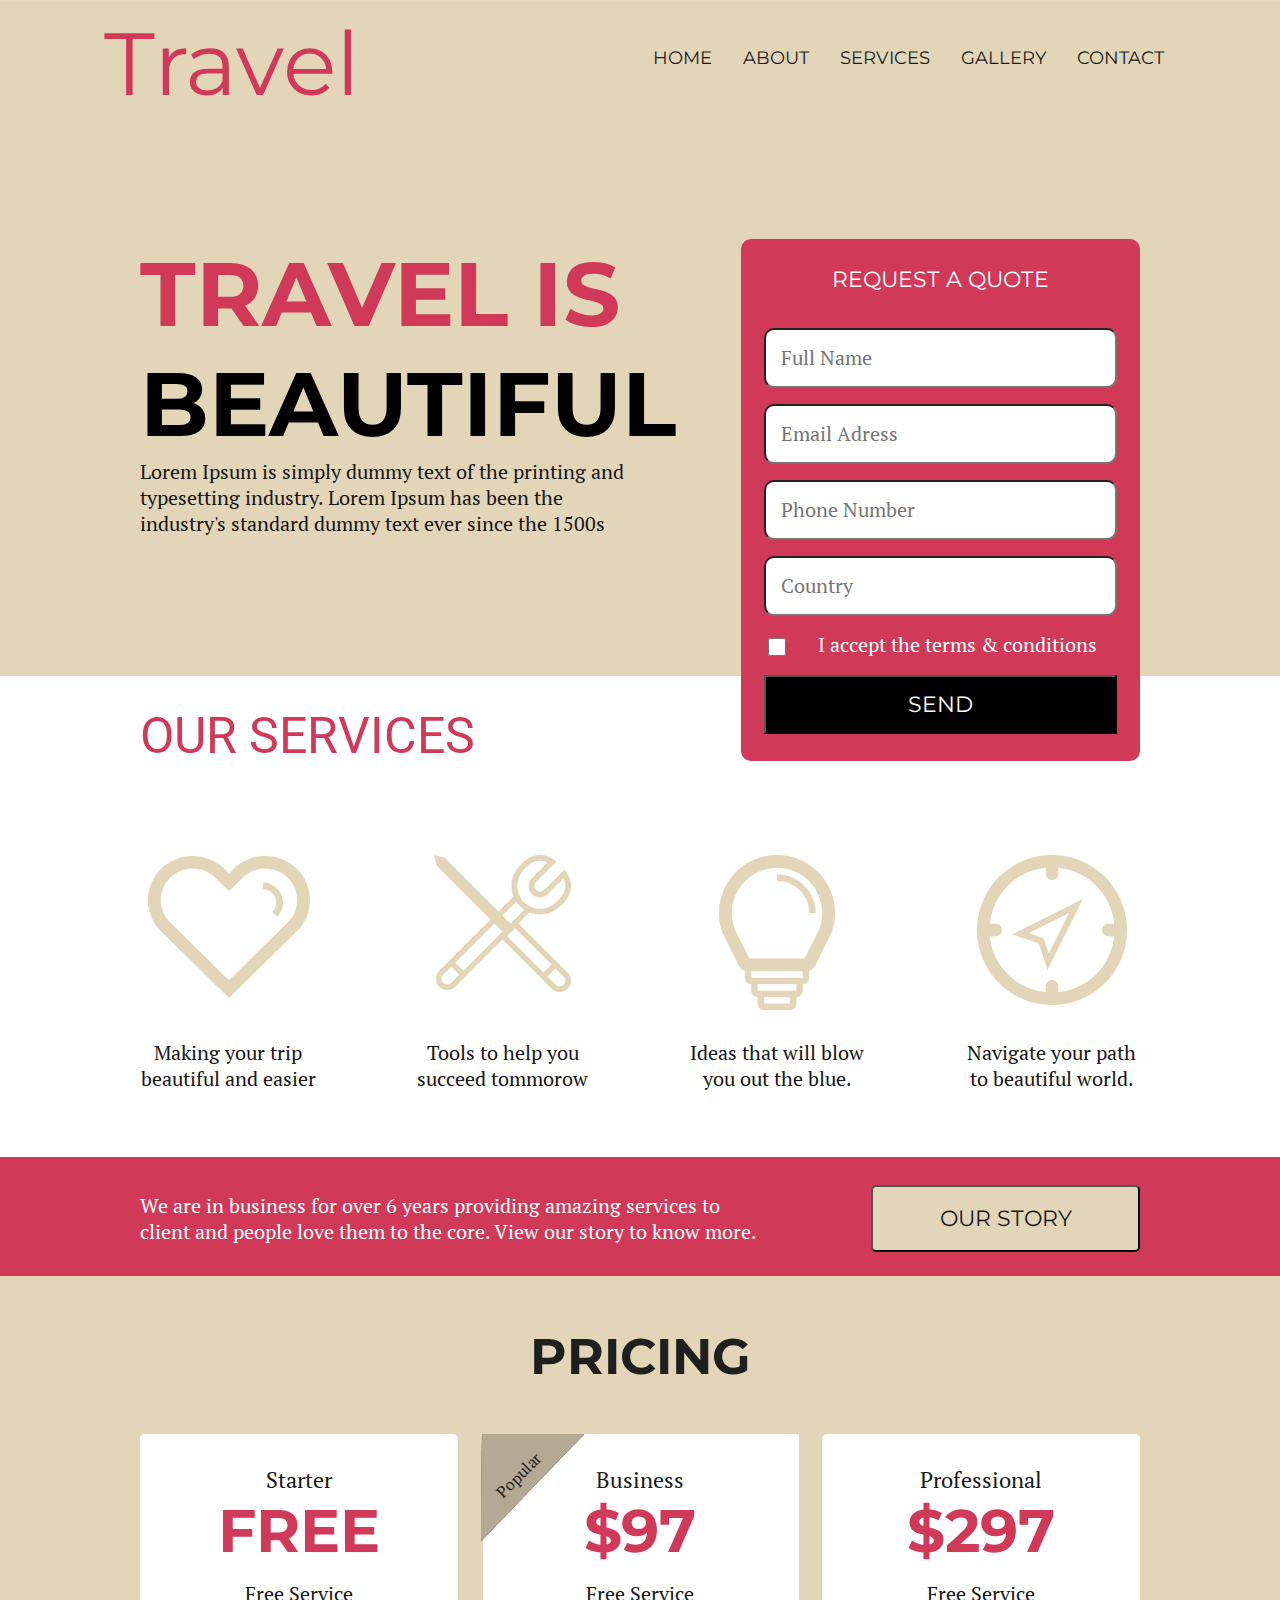
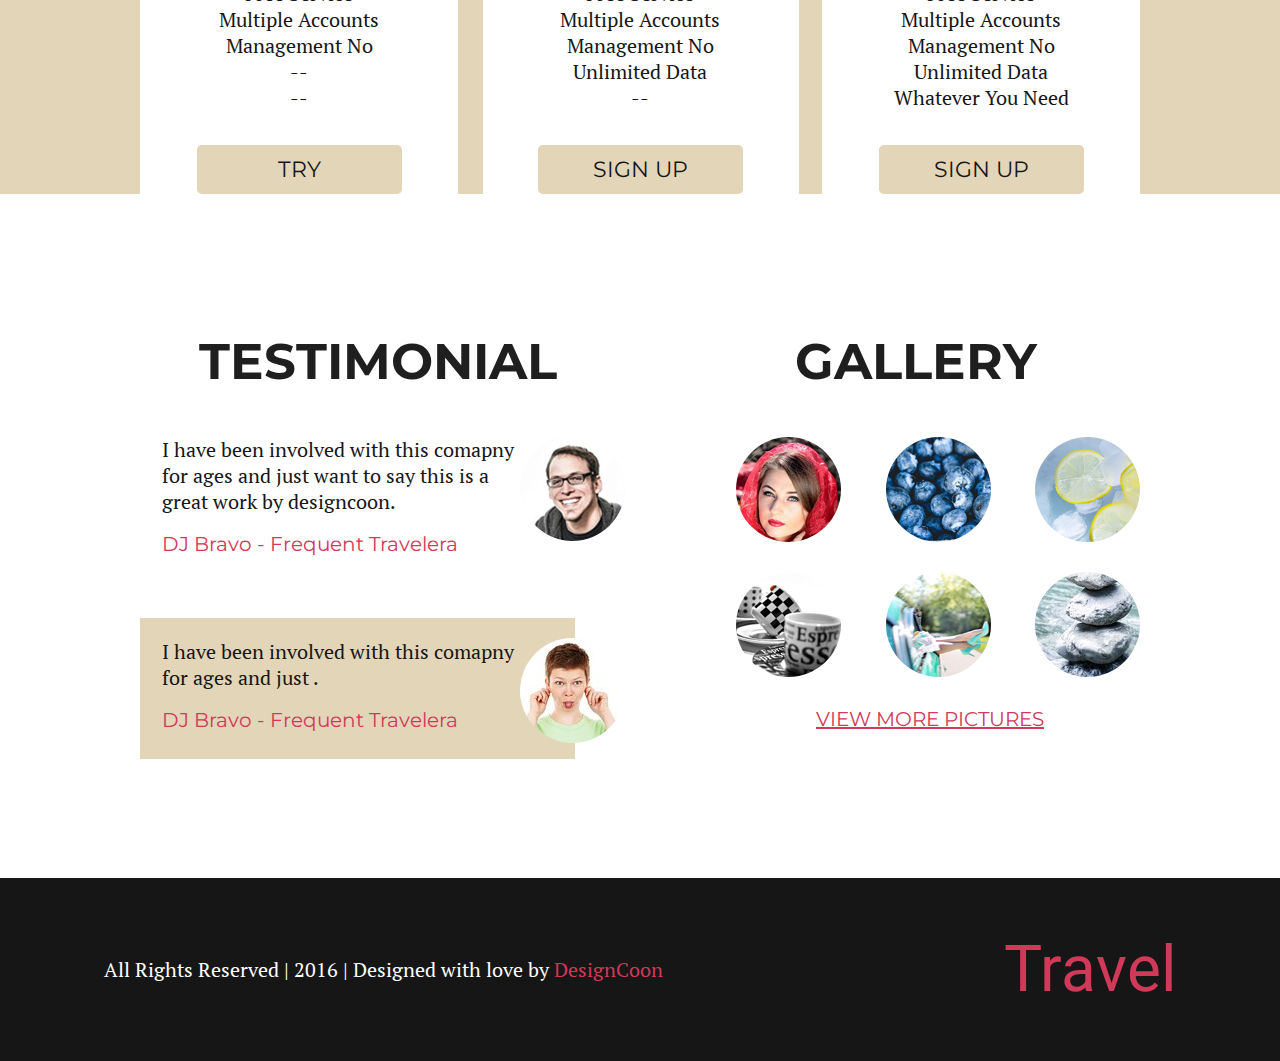
<file: travel/index.html>
<!DOCTYPE html>
<html lang="en">
  <head>
    <meta charset="UTF-8">
    <meta http-equiv="X-UA-Compatible" content="IE=edge">
    <meta name="viewport" content="width=device-width, initial-scale=1.0">
    <title>Document</title>
    <link rel="stylesheet" href="./css/index.css">
  </head>
  <body>
    <div class="main-wrap">
      <div class="container-lg">
        <header class="header flex-container">
          <div class="logo-wrap"><a class="logo" href="">Travel</a></div>
          <nav class="nav">
            <ul class="nav__menu">
              <li class="nav__item"><a class="nav__link txt--uppercase" href="">Home</a></li>
              <li class="nav__item"><a class="nav__link txt--uppercase" href="">About</a></li>
              <li class="nav__item"><a class="nav__link txt--uppercase" href="">Services</a></li>
              <li class="nav__item"><a class="nav__link txt--uppercase" href="">Gallery</a></li>
              <li class="nav__item"><a class="nav__link txt--uppercase" href="">Contact</a></li>
            </ul>
          </nav>
        </header>
      </div>
      <div class="main-block">
        <div class="container flex-container">
          <div class="title-wrap">
            <h1 class="title__txt txt--uppercase"><span class="coral"> Travel is </span>beautiful</h1>
            <p class="title__description">
              Lorem Ipsum is simply dummy text of the printing 
              and typesetting industry. Lorem Ipsum has 
              been the industry's standard dummy text 
              ever since the 1500s
            </p>
          </div>
          <div class="search">
            <p class="search__title txt--uppercase">Request a quote</p>
            <form class="search__form" action="">
              <input class="search__item" type="text" placeholder="Full Name" required>
              <input class="search__item" type="email" placeholder="Email Adress" required>
              <input class="search__item" type="tel" placeholder="Phone Number" required>
              <input class="search__item" type="text" placeholder="Country" required>
              <div class="search__checkbox">
                <input class="search__item checkbox" type="checkbox" id="acception">
                <label class="checkbox-txt" for="acception">I accept the terms & conditions</label>
              </div>
              <button class="search__btn" type="submit"><span class="search__btn-txt txt--uppercase">Send</span></button>
            </form>
          </div>
        </div>
      </div>
    </div>
    <section class="services">
      <div class="container">
        <h3 class="h3-title txt--uppercase"><span class="coral">Our</span> services</h3>
        <div class="services__block flex-container">
          <div class="services__box"><img class="services__img" src="./assets/images/services/heart.png" alt="">
            <p class="services__descroption">Making your trip beautiful and easier</p>
          </div>
          <div class="services__box"><img class="services__img" src="./assets/images/services/tools.png" alt="">
            <p class="services__descroption">Tools to help you succeed tommorow</p>
          </div>
          <div class="services__box"><img class="services__img" src="./assets/images/services/bulb.png" alt="">
            <p class="services__descroption">Ideas that will blow you out the blue.</p>
          </div>
          <div class="services__box"><img class="services__img" src="./assets/images/services/compass.png" alt="">
            <p class="services__descroption">Navigate your path to beautiful world.</p>
          </div>
        </div>
      </div>
    </section>
    <div class="our-story">
      <div class="container">
        <div class="story flex-container">
          <p class="story__txt">
            We are in business for over 6 years 
            providing amazing services to client and 
            people love them to the core. 
            View our story to know more.
          </p>
          <button class="story__btn" type="submit"><span class="story__btn-txt txt--uppercase">Our story</span></button>
        </div>
      </div>
    </div>
    <section class="pricing"> 
      <div class="container">
        <div class="h2-title-wrap">
          <h2 class="h2-title txt--uppercase">Pricing</h2>
        </div>
        <div class="pricing__block flex-container">
          <div class="pricing__box">
            <p class="pricing__title">Starter</p>
            <p class="pricing__cost txt--uppercase coral">Free</p>
            <p class="pricing__benefits">Free Service</p>
            <p class="pricing__benefits">Multiple Accounts</p>
            <p class="pricing__benefits">Management No</p>
            <p class="pricing__benefits">--</p>
            <p class="pricing__benefits ben-padding">--</p>
            <button class="pricing__btn" type="submit"><span class="pricing__btn-txt txt--uppercase">Try</span></button>
          </div>
          <div class="pricing__box popular">
            <p class="pricing__popular-txt">Popular</p>
            <p class="pricing__title">Business</p>
            <p class="pricing__cost txt--uppercase coral">$97</p>
            <p class="pricing__benefits">Free Service</p>
            <p class="pricing__benefits">Multiple Accounts</p>
            <p class="pricing__benefits">Management No</p>
            <p class="pricing__benefits">Unlimited Data</p>
            <p class="pricing__benefits ben-padding">--</p>
            <button class="pricing__btn" type="submit"><span class="pricing__btn-txt txt--uppercase">Sign up</span></button>
          </div>
          <div class="pricing__box">
            <p class="pricing__title">Professional</p>
            <p class="pricing__cost txt--uppercase coral">$297</p>
            <p class="pricing__benefits">Free Service</p>
            <p class="pricing__benefits">Multiple Accounts</p>
            <p class="pricing__benefits">Management No</p>
            <p class="pricing__benefits">Unlimited Data</p>
            <p class="pricing__benefits ben-padding">Whatever You Need</p>
            <button class="pricing__btn" type="submit"><span class="pricing__btn-txt txt--uppercase">Sign up</span></button>
          </div>
        </div>
      </div>
    </section>
    <section class="clients">
      <div class="container flex-container">
        <div class="reviews">
          <h2 class="h2-title txt--uppercase clients__h2-padding">Testimonial</h2>
          <div class="reviews__box">
            <p class="reviews__txt">
              I have been involved with this comapny 
              for ages and just want to say this 
              is a great work by designcoon.
            </p><img class="reviews__img" src="./assets/images/clients/reviews-1.png" alt="">
            <p class="reviews__client">DJ Bravo - Frequent Travelera  </p>
          </div>
          <div class="reviews__box reviews__box--wrap">
            <p class="reviews__txt">I have been involved with this comapny for ages and just .</p><img class="reviews__img" src="./assets/images/clients/reviews-2.png" alt="">
            <p class="reviews__client">DJ Bravo - Frequent Travelera</p>
          </div>
        </div>
        <div class="gallery">
          <h2 class="h2-title txt--uppercase coral clients__h2-padding">Gallery</h2>
          <div class="gallery_img-box flex-container"><img class="gallery__img" src="./assets/images/clients/gallery-1.png" alt=""><img class="gallery__img" src="./assets/images/clients/gallery-2.png" alt=""><img class="gallery__img" src="./assets/images/clients/gallery-3.png" alt=""><img class="gallery__img" src="./assets/images/clients/gallery-4.png" alt=""><img class="gallery__img" src="./assets/images/clients/gallery-5.png" alt=""><img class="gallery__img" src="./assets/images/clients/gallery-6.png" alt=""></div><a class="gallery__link txt--uppercase" href="">View more pictures</a>
        </div>
      </div>
    </section>
    <footer class="footer">
      <div class="container-lg flex-container">
        <p class="footer__copyright">All Rights Reserved | 2016 | Designed with love by <span class="coral">DesignCoon</span> </p><a class="footer__logo coral" href="">Travel </a>
      </div>
    </footer>
  </body>
</html>
</file>
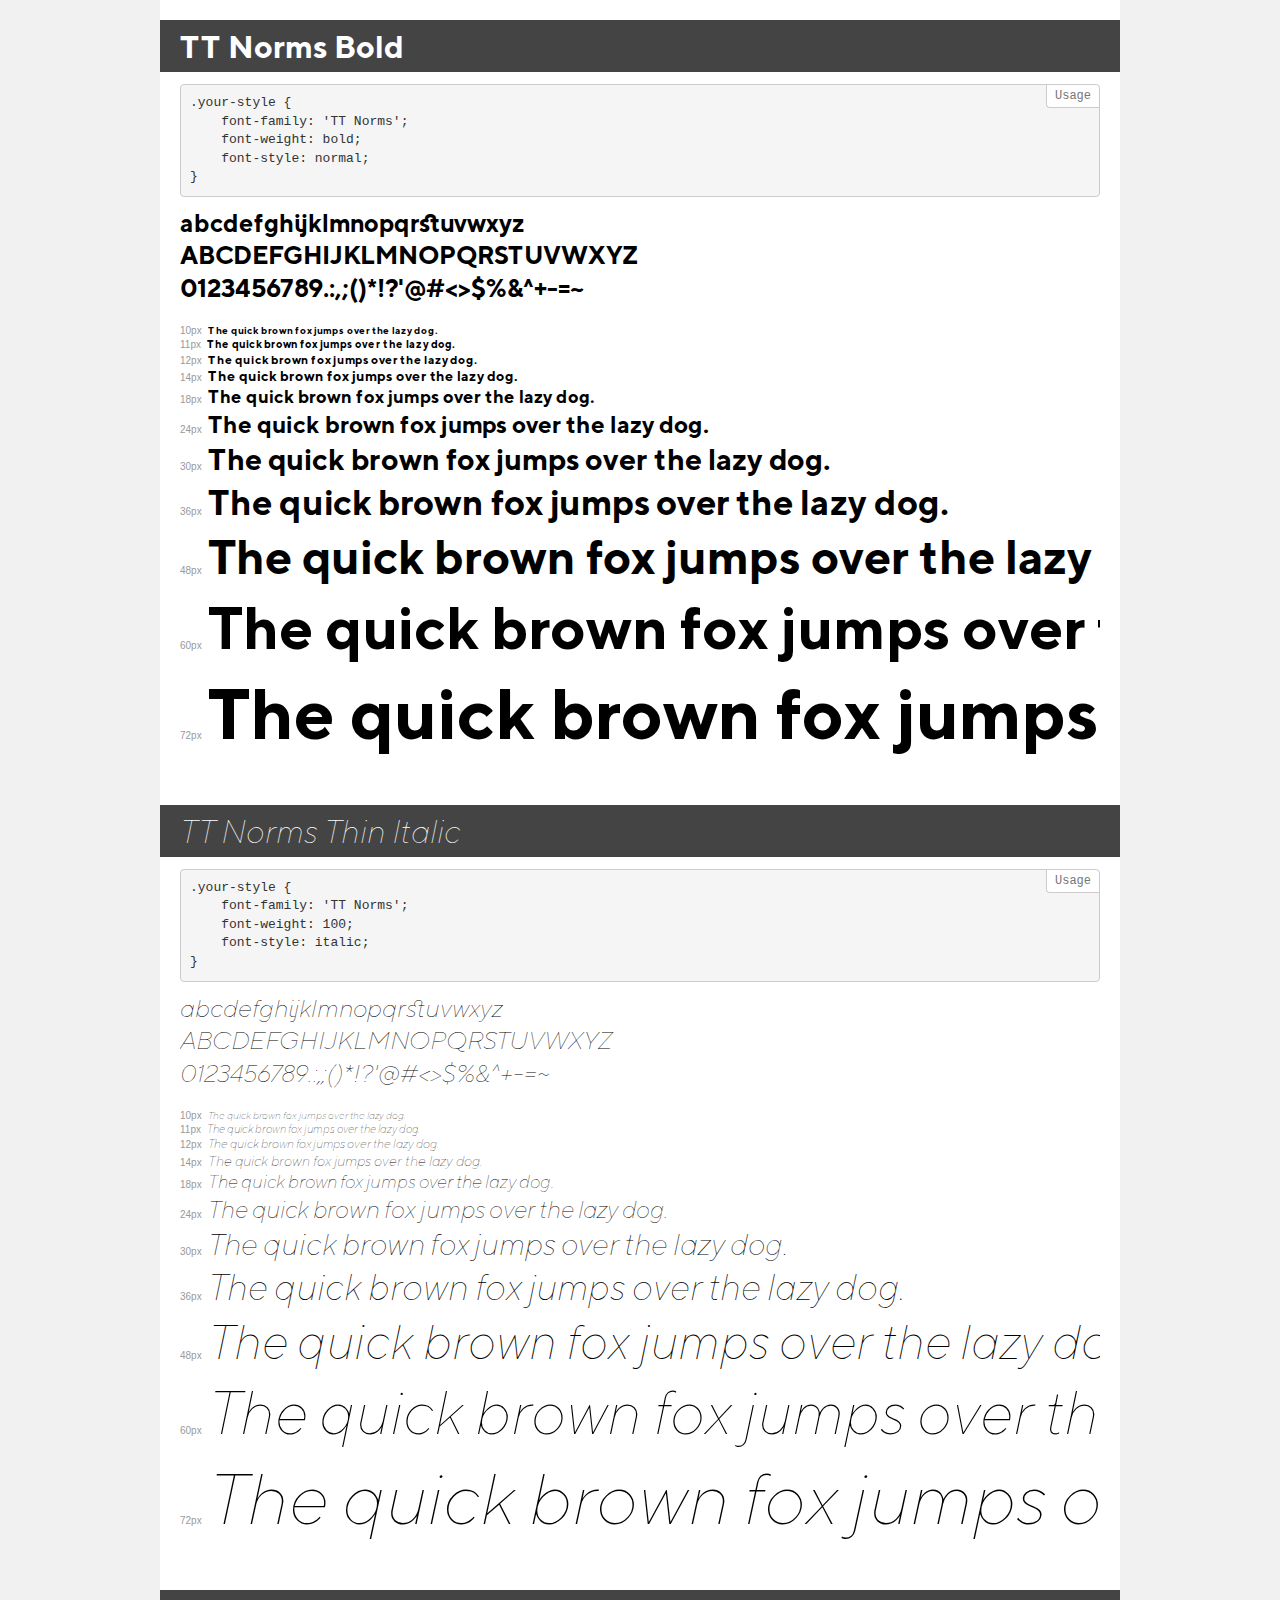
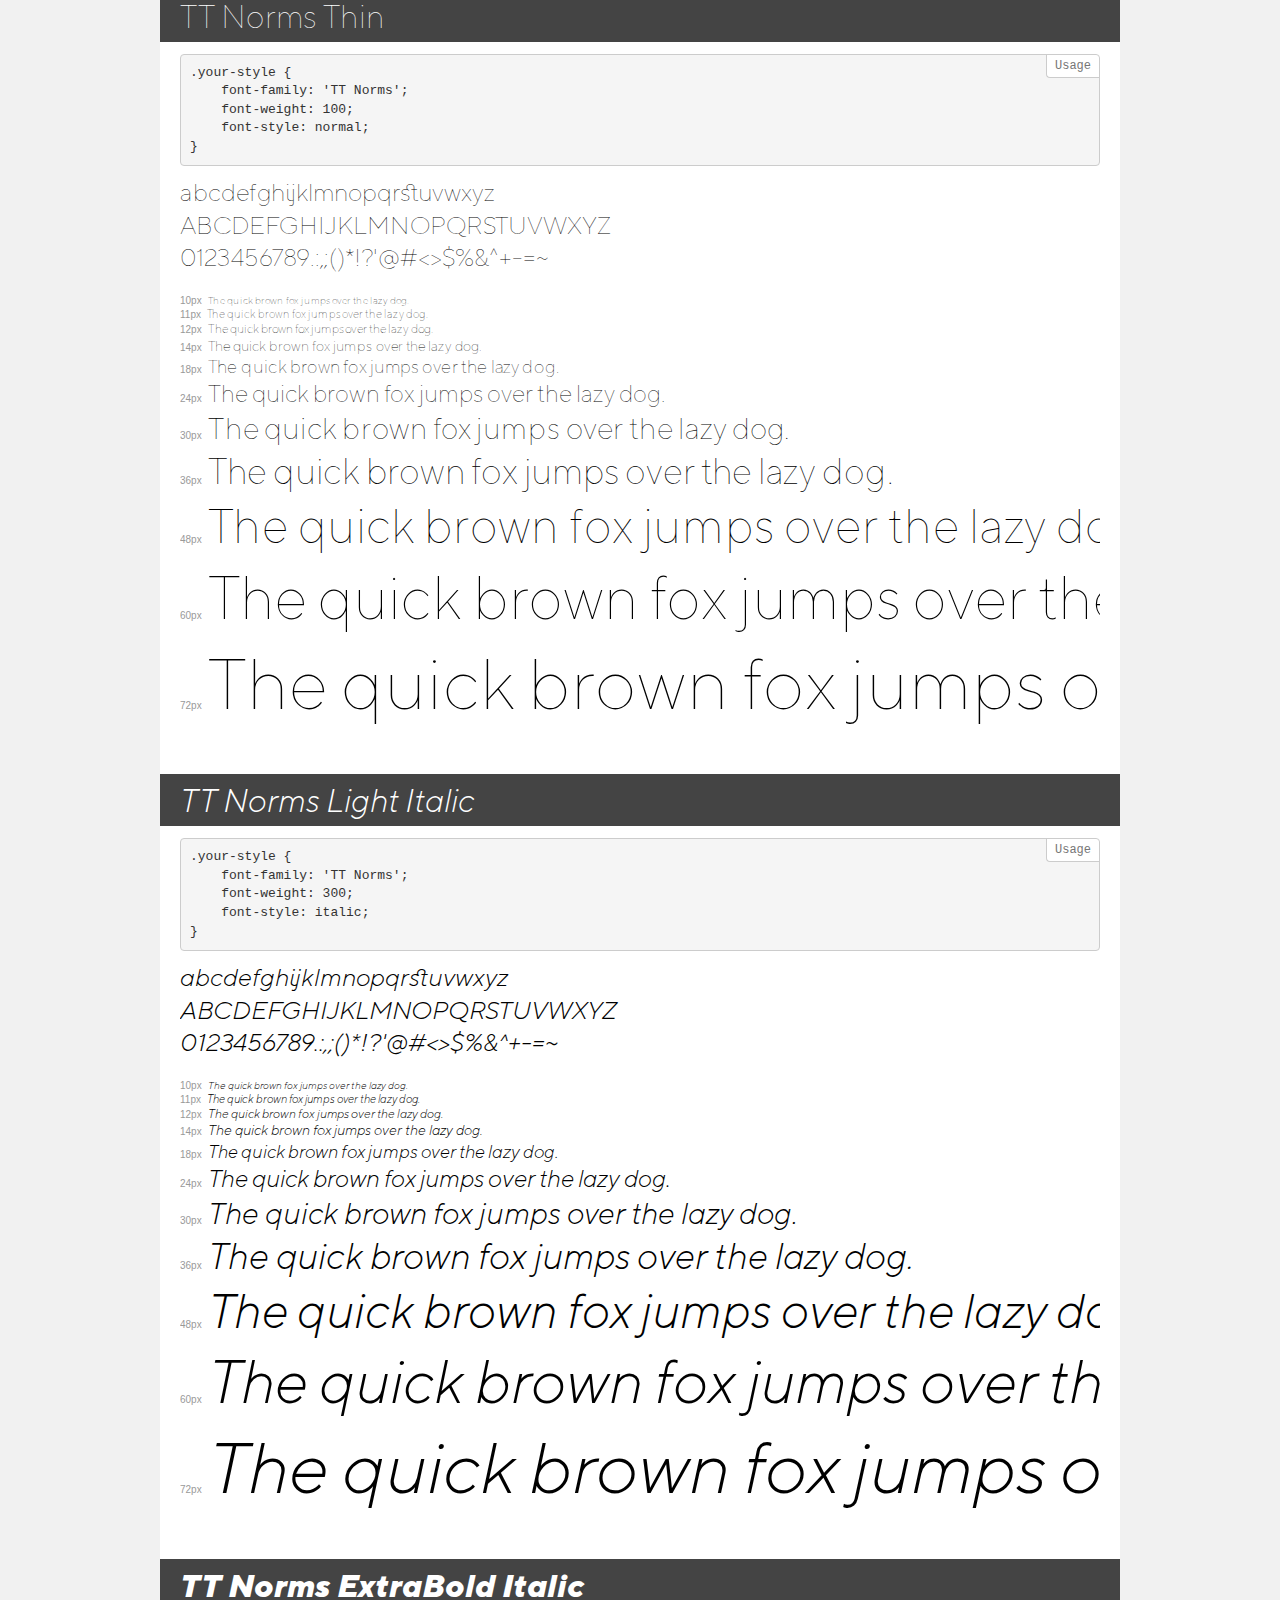
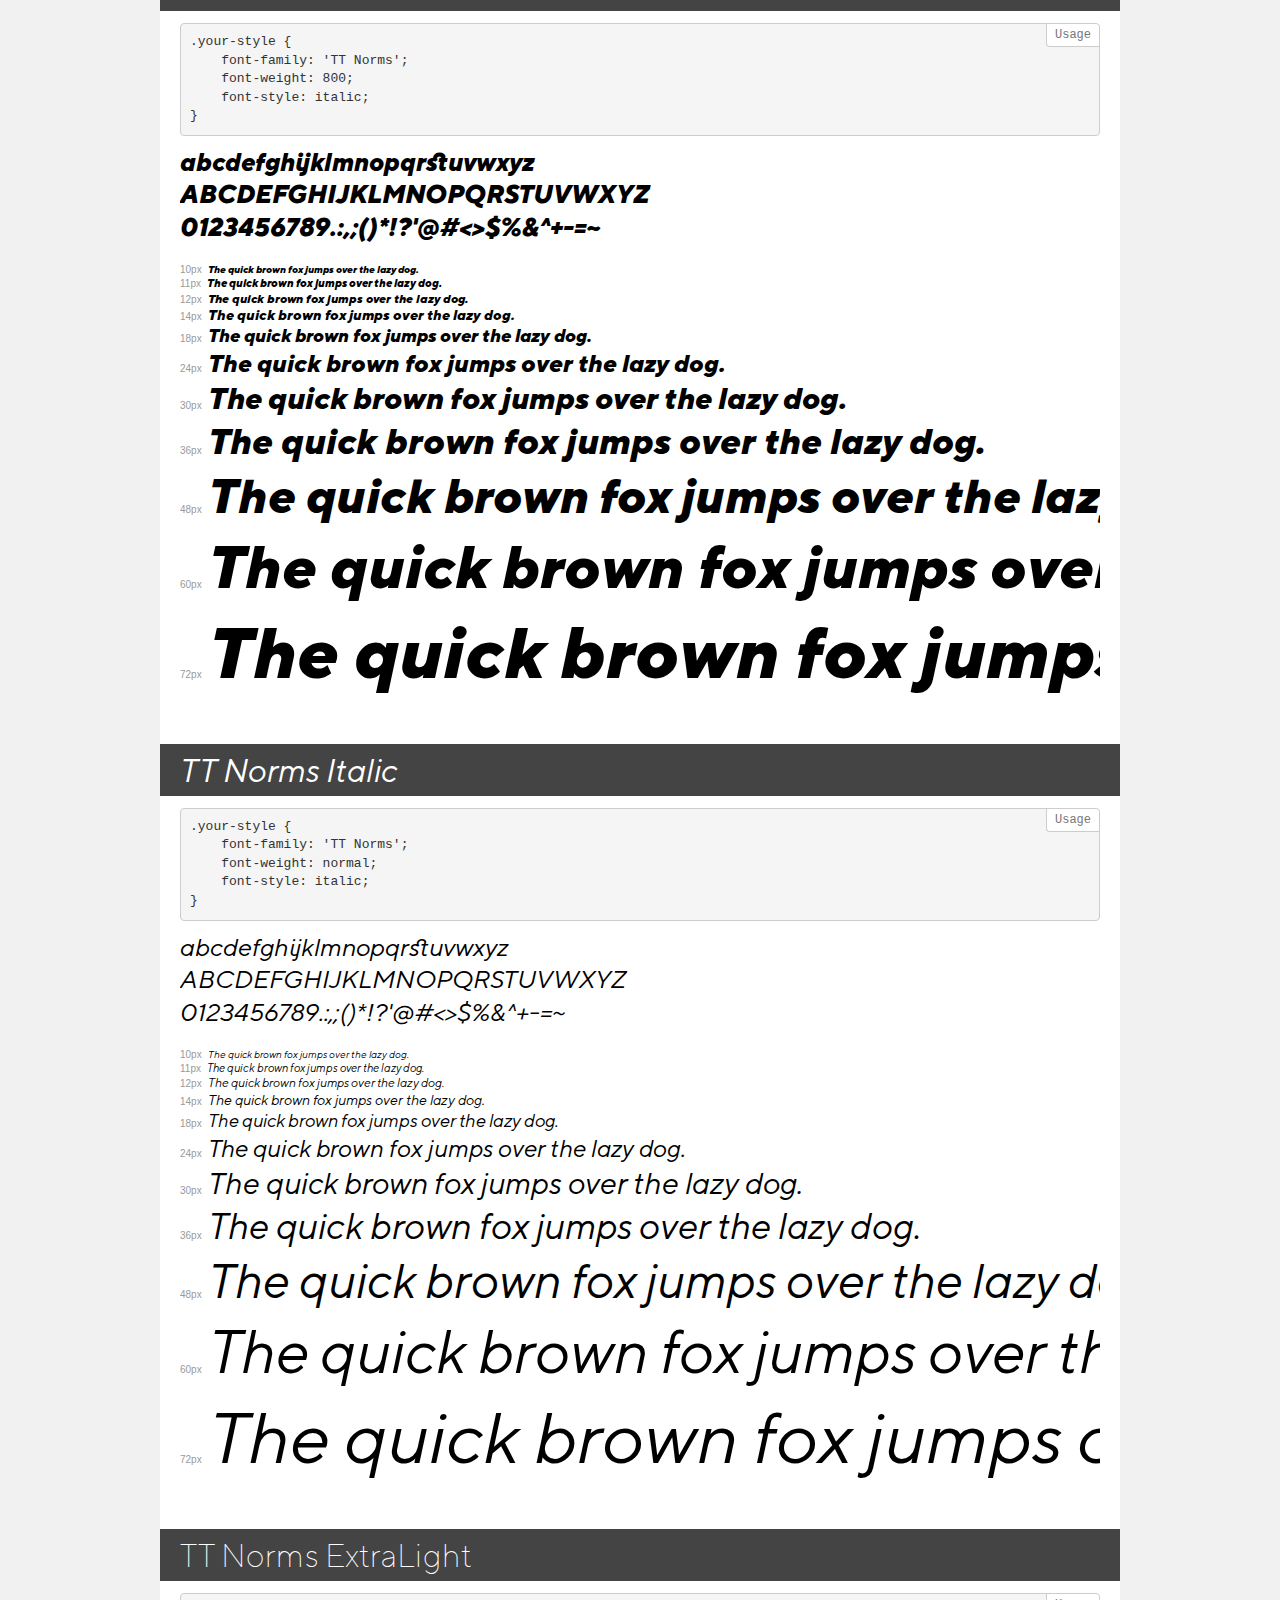
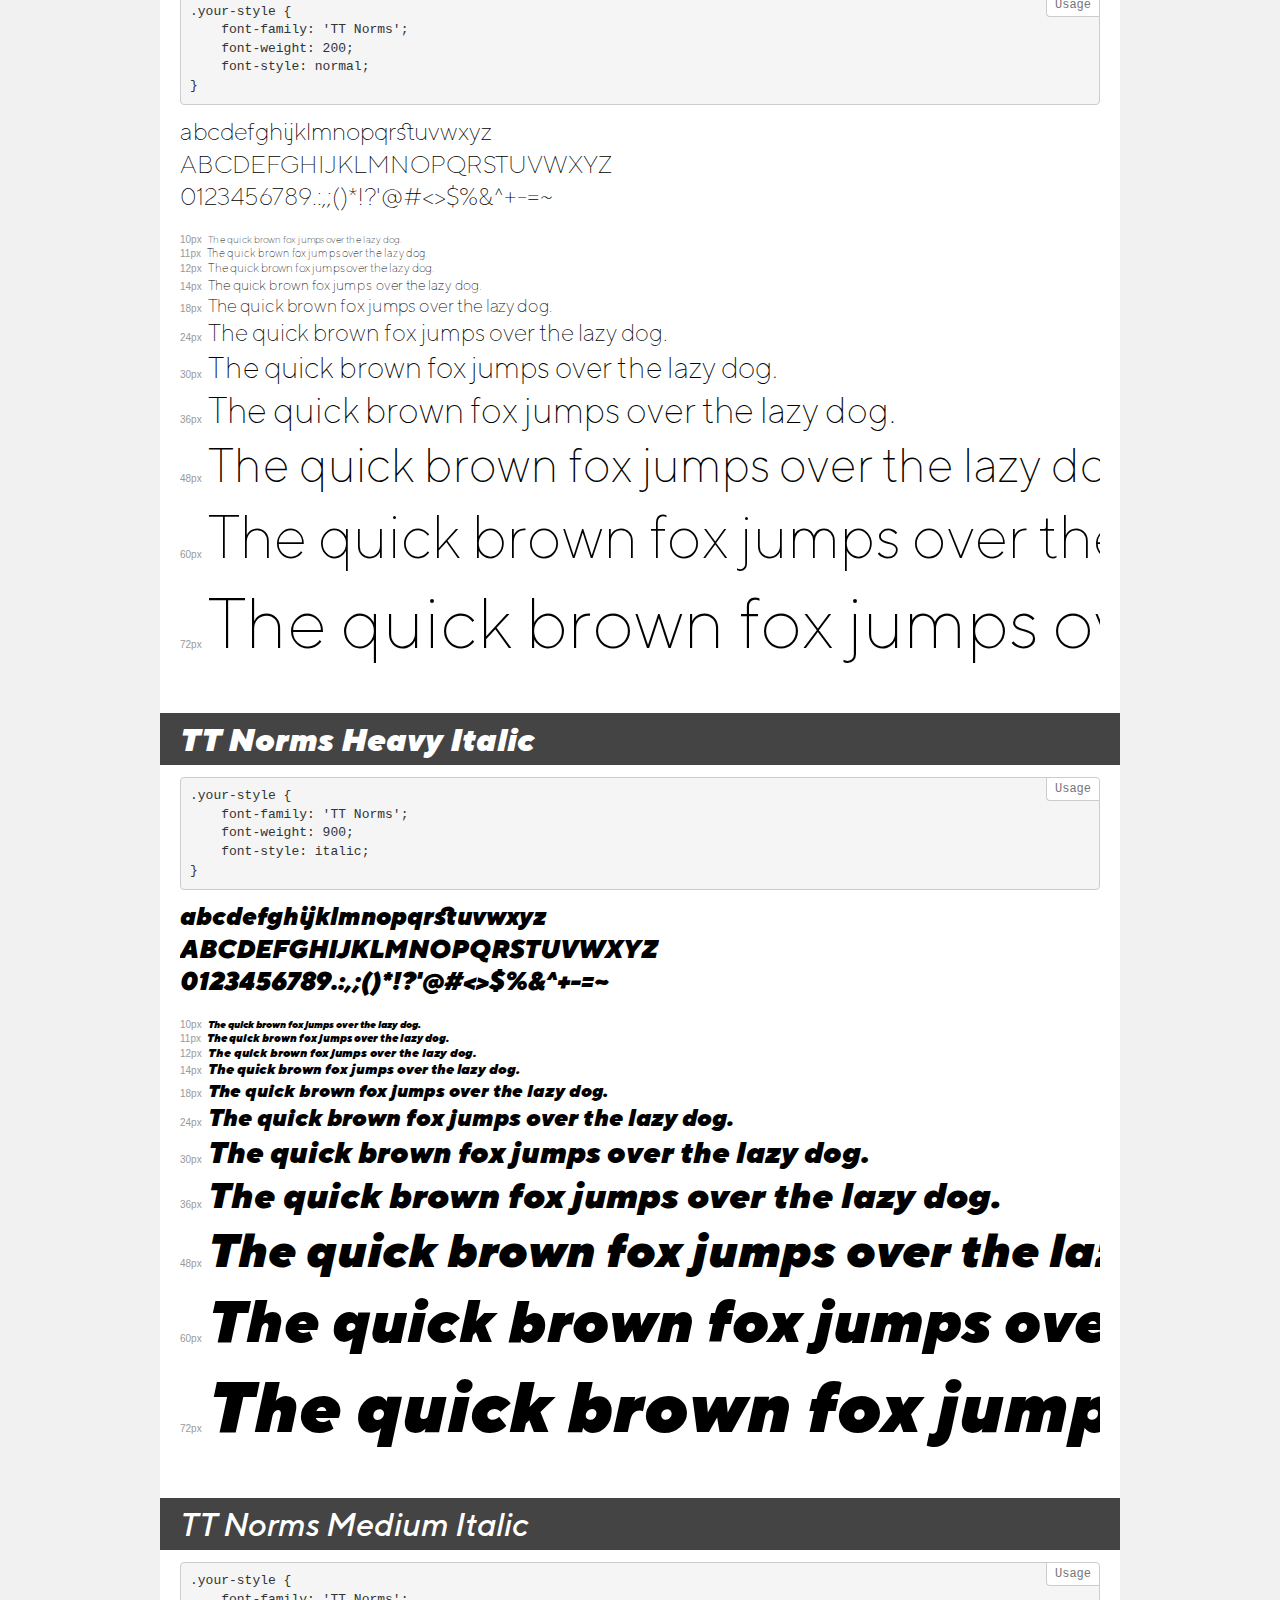
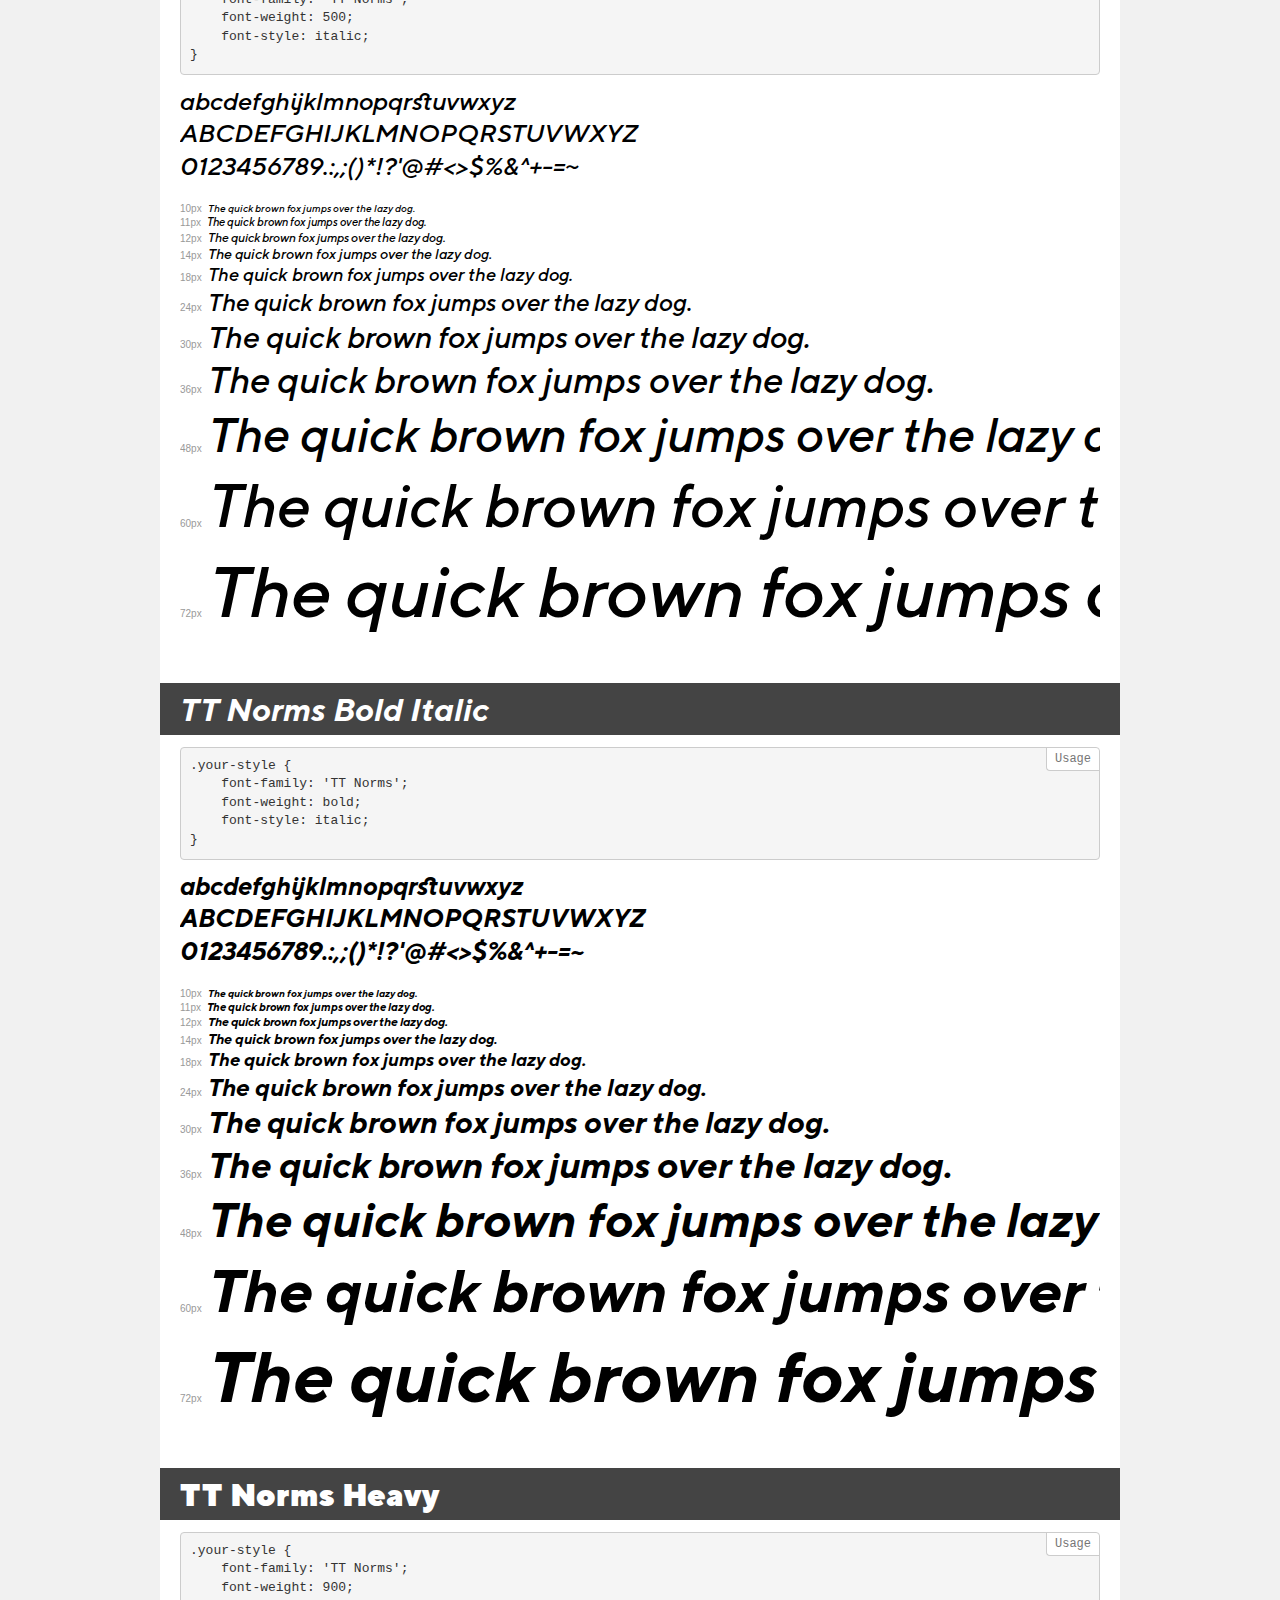
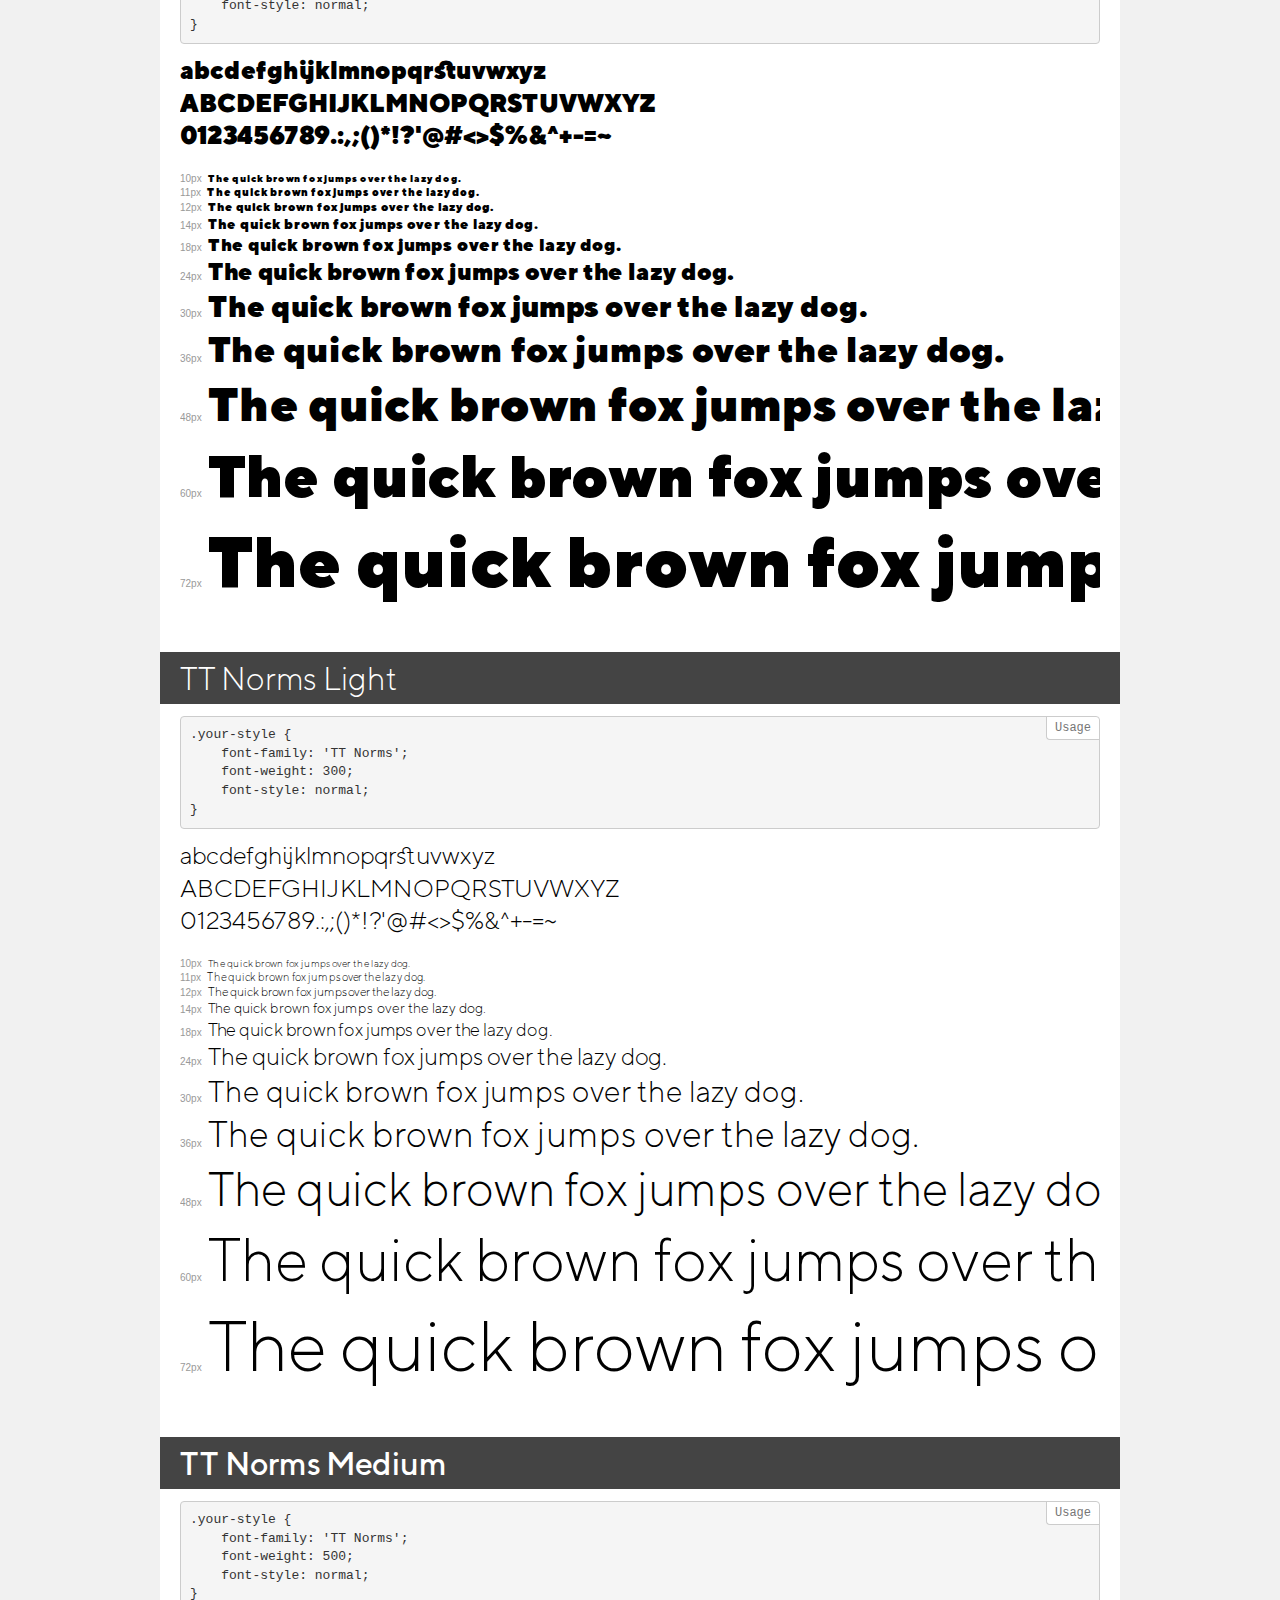
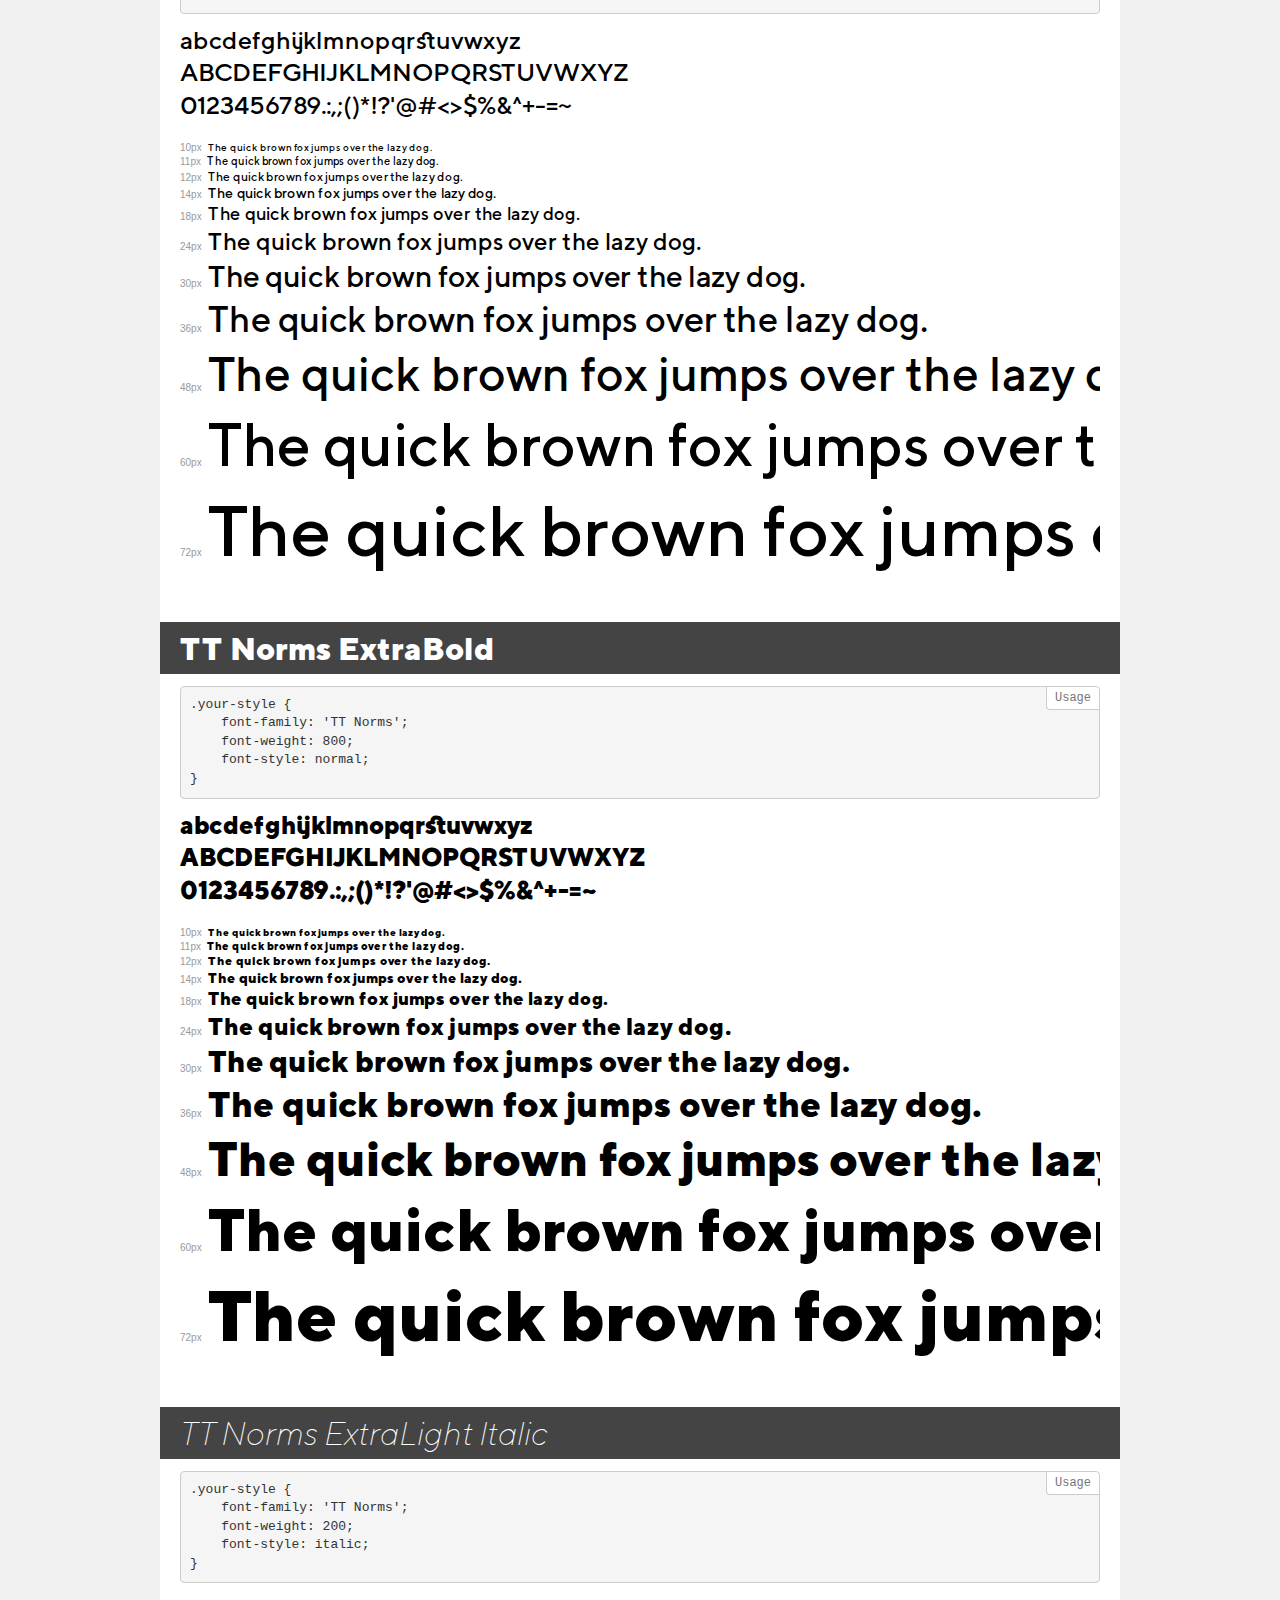
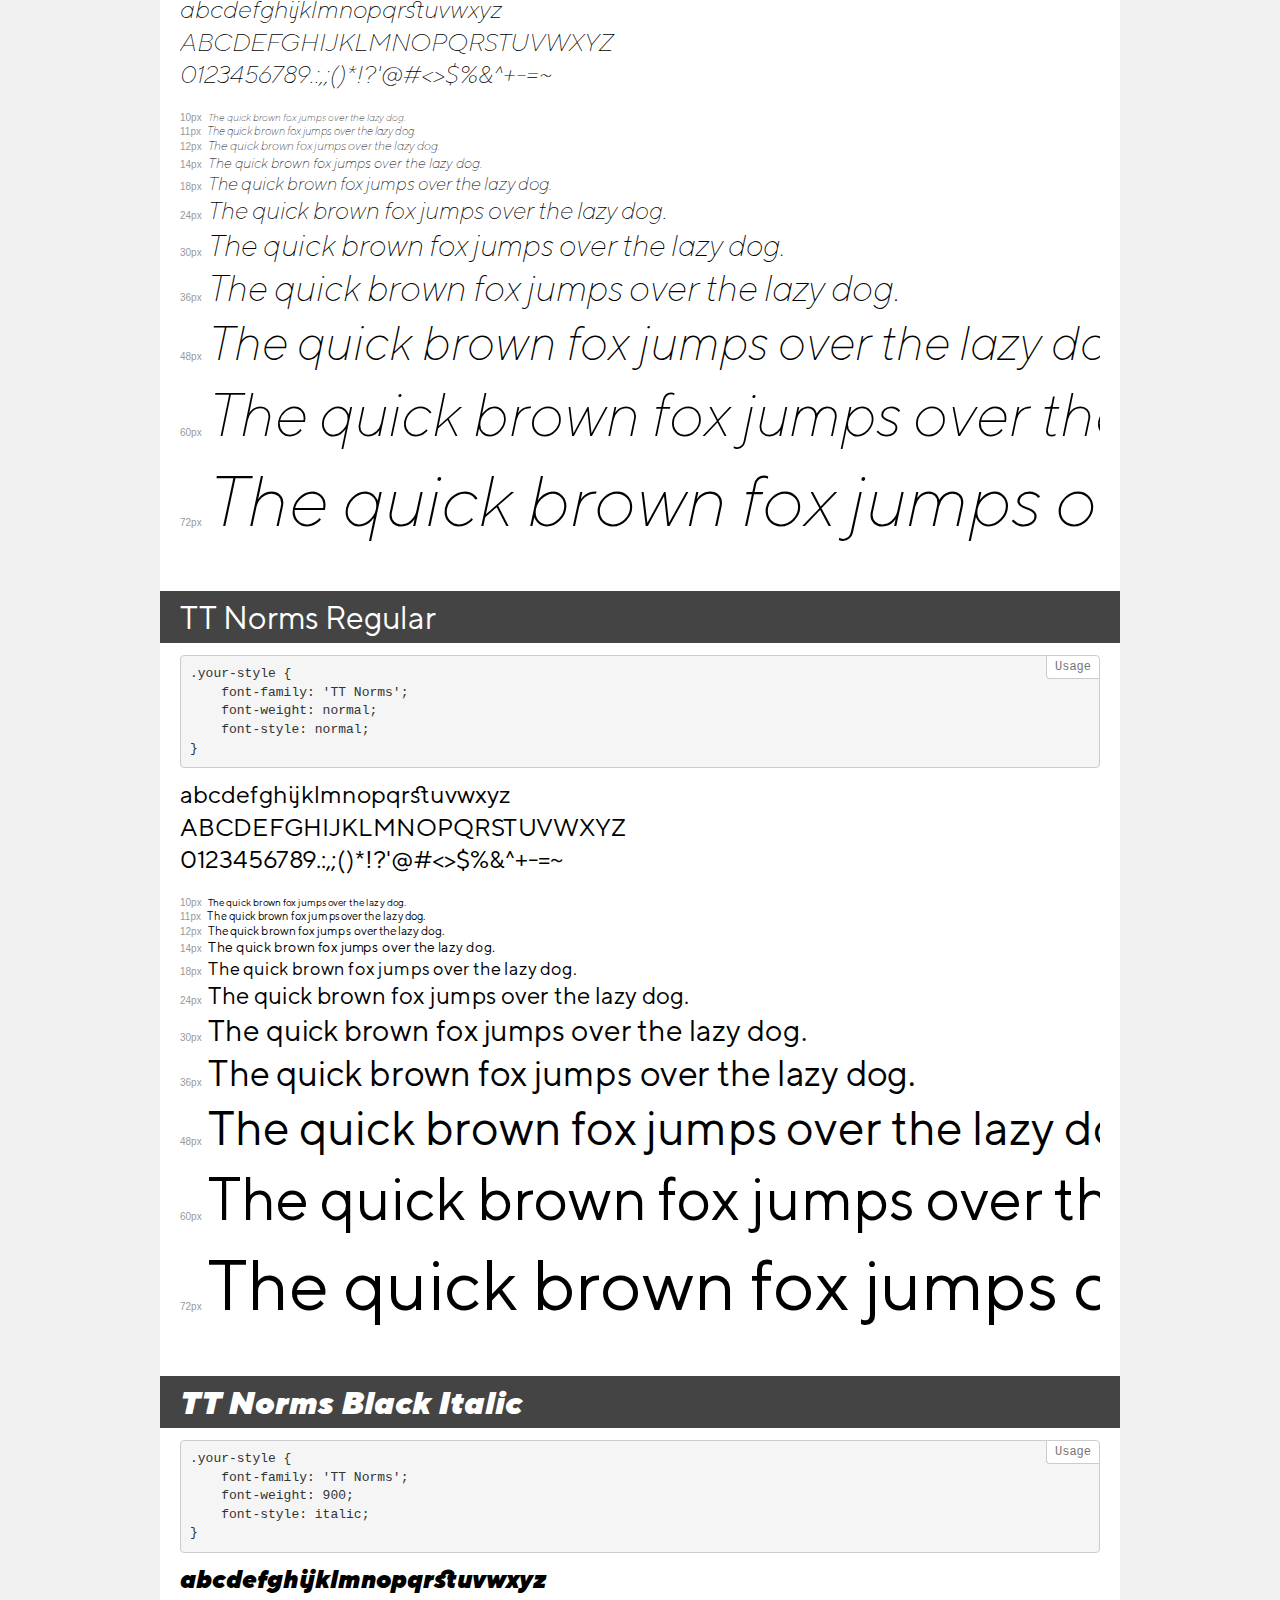
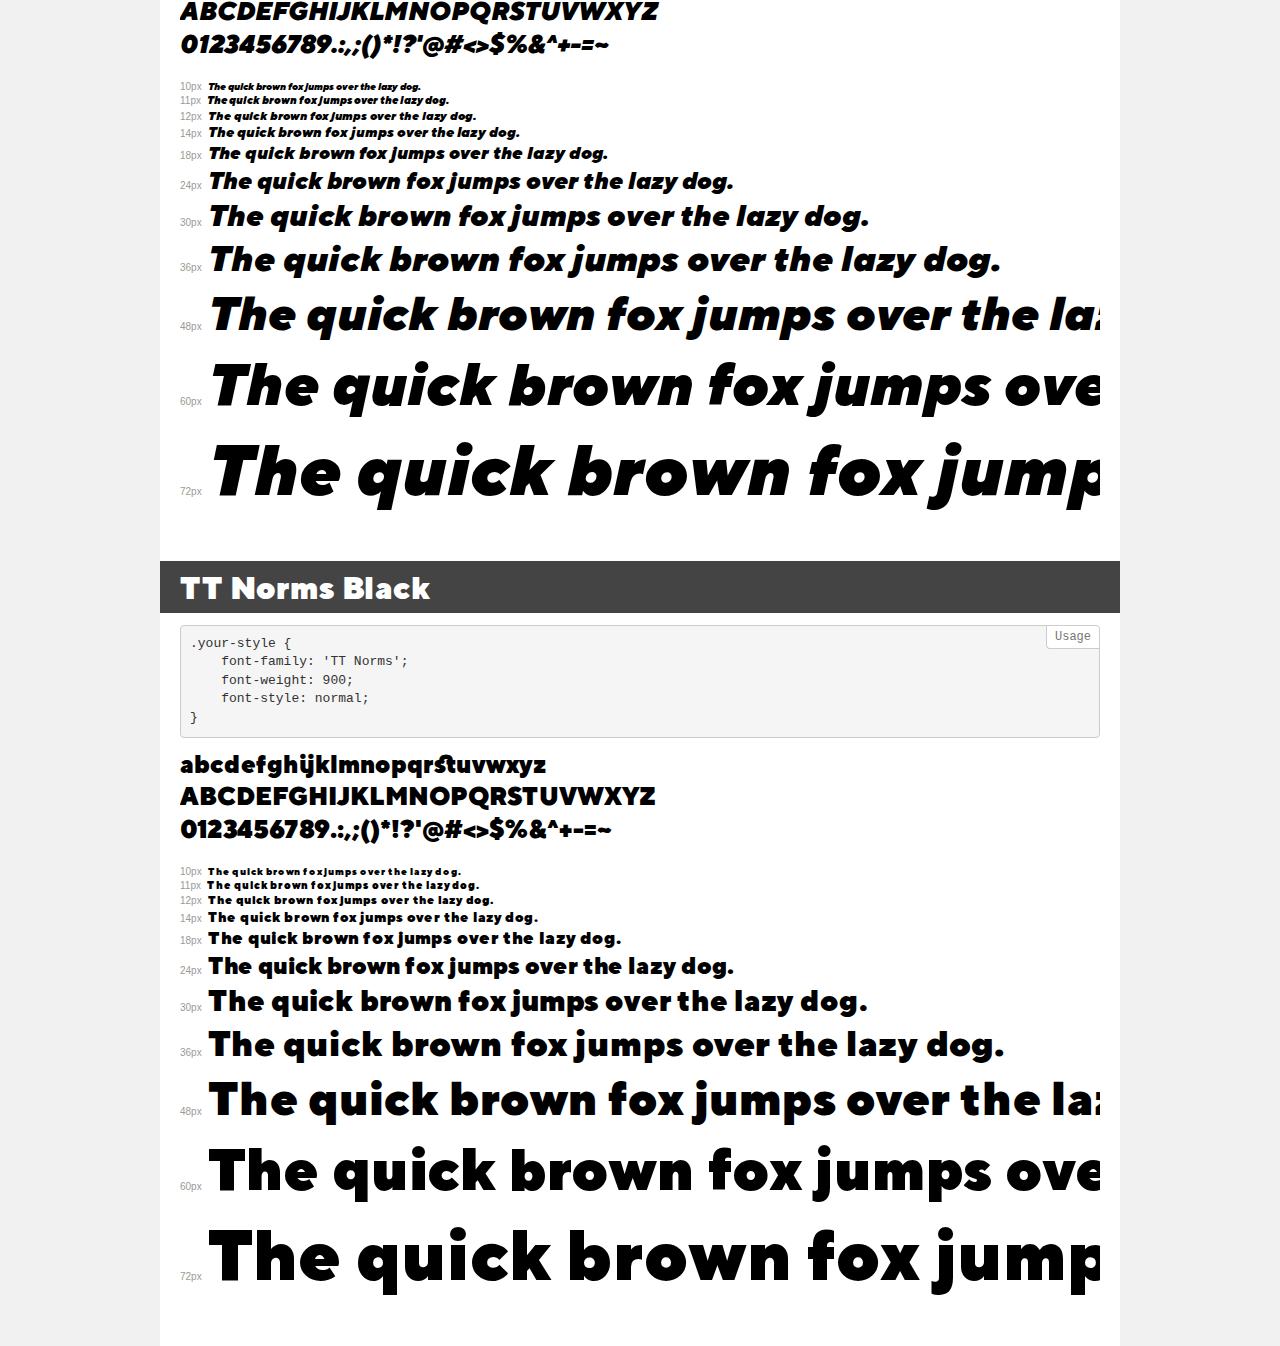
<file: assets/font/demo.html>
<!DOCTYPE html>
<html>
<head>
    <meta charset="utf-8">
    <meta http-equiv="X-UA-Compatible" content="IE=edge">
    <meta name="viewport" content="width=device-width, initial-scale=1">
    <meta name="robots" content="noindex, noarchive">
    <meta name="format-detection" content="telephone=no">
    <title>Transfonter demo</title>
    <link href="stylesheet.css" rel="stylesheet">
    <style>
        /*
        http://meyerweb.com/eric/tools/css/reset/
        v2.0 | 20110126
        License: none (public domain)
        */
        html, body, div, span, applet, object, iframe,
        h1, h2, h3, h4, h5, h6, p, blockquote, pre,
        a, abbr, acronym, address, big, cite, code,
        del, dfn, em, img, ins, kbd, q, s, samp,
        small, strike, strong, sub, sup, tt, var,
        b, u, i, center,
        dl, dt, dd, ol, ul, li,
        fieldset, form, label, legend,
        table, caption, tbody, tfoot, thead, tr, th, td,
        article, aside, canvas, details, embed,
        figure, figcaption, footer, header, hgroup,
        menu, nav, output, ruby, section, summary,
        time, mark, audio, video {
            margin: 0;
            padding: 0;
            border: 0;
            font-size: 100%;
            font: inherit;
            vertical-align: baseline;
        }
        /* HTML5 display-role reset for older browsers */
        article, aside, details, figcaption, figure,
        footer, header, hgroup, menu, nav, section {
            display: block;
        }
        body {
            line-height: 1;
        }
        ol, ul {
            list-style: none;
        }
        blockquote, q {
            quotes: none;
        }
        blockquote:before, blockquote:after,
        q:before, q:after {
            content: '';
            content: none;
        }
        table {
            border-collapse: collapse;
            border-spacing: 0;
        }
        /* common styles */
        body {
            background: #f1f1f1;
            color: #000;
        }
        .page {
            background: #fff;
            width: 920px;
            margin: 0 auto;
            padding: 20px 20px 0 20px;
            overflow: hidden;
        }
        .font-container {
            overflow-x: auto;
            overflow-y: hidden;
            margin-bottom: 40px;
            line-height: 1.3;
            white-space: nowrap;
            padding-bottom: 5px;
        }
        h1 {
            position: relative;
            background: #444;
            font-size: 32px;
            color: #fff;
            padding: 10px 20px;
            margin: 0 -20px 12px -20px;
        }
        .letters {
            font-size: 25px;
            margin-bottom: 20px;
        }
        .s10:before {
            content: '10px';
        }
        .s11:before {
            content: '11px';
        }
        .s12:before {
            content: '12px';
        }
        .s14:before {
            content: '14px';
        }
        .s18:before {
            content: '18px';
        }
        .s24:before {
            content: '24px';
        }
        .s30:before {
            content: '30px';
        }
        .s36:before {
            content: '36px';
        }
        .s48:before {
            content: '48px';
        }
        .s60:before {
            content: '60px';
        }
        .s72:before {
            content: '72px';
        }
        .s10:before, .s11:before, .s12:before, .s14:before,
        .s18:before, .s24:before, .s30:before, .s36:before,
        .s48:before, .s60:before, .s72:before {
            font-family: Arial, sans-serif;
            font-size: 10px;
            font-weight: normal;
            font-style: normal;
            color: #999;
            padding-right: 6px;
        }
        pre {
            display: block;
            position: relative;
            padding: 9px;
            margin: 0 0 10px;
            font-family: Monaco, Menlo, Consolas, "Courier New", monospace !important;
            font-size: 13px;
            line-height: 1.428571429;
            color: #333;
            font-weight: normal !important;
            font-style: normal !important;
            background-color: #f5f5f5;
            border: 1px solid #ccc;
            overflow-x: auto;
            border-radius: 4px;
        }
        pre:after {
            display: block;
            position: absolute;
            right: 0;
            top: 0;
            content: 'Usage';
            line-height: 1;
            padding: 5px 8px;
            font-size: 12px;
            color: #767676;
            background-color: #fff;
            border: 1px solid #ccc;
            border-right: none;
            border-top: none;
            border-radius: 0 4px 0 4px;
            z-index: 10;
        }
        /* responsive */
        @media (max-width: 959px) {
            .page {
                width: auto;
                margin: 0;
            }
        }
    </style>
</head>
<body>
<div class="page">
    <div class="demo" style="font-family: 'TT Norms'; font-weight: bold; font-style: normal;">
        <h1>TT Norms Bold</h1>
        <pre>.your-style {
    font-family: 'TT Norms';
    font-weight: bold;
    font-style: normal;
}</pre>
        <div class="font-container">
            <p class="letters">
                abcdefghijklmnopqrstuvwxyz<br>
ABCDEFGHIJKLMNOPQRSTUVWXYZ<br>
                0123456789.:,;()*!?'@#<>$%&^+-=~
            </p>
            <p class="s10" style="font-size: 10px;">The quick brown fox jumps over the lazy dog.</p>
            <p class="s11" style="font-size: 11px;">The quick brown fox jumps over the lazy dog.</p>
            <p class="s12" style="font-size: 12px;">The quick brown fox jumps over the lazy dog.</p>
            <p class="s14" style="font-size: 14px;">The quick brown fox jumps over the lazy dog.</p>
            <p class="s18" style="font-size: 18px;">The quick brown fox jumps over the lazy dog.</p>
            <p class="s24" style="font-size: 24px;">The quick brown fox jumps over the lazy dog.</p>
            <p class="s30" style="font-size: 30px;">The quick brown fox jumps over the lazy dog.</p>
            <p class="s36" style="font-size: 36px;">The quick brown fox jumps over the lazy dog.</p>
            <p class="s48" style="font-size: 48px;">The quick brown fox jumps over the lazy dog.</p>
            <p class="s60" style="font-size: 60px;">The quick brown fox jumps over the lazy dog.</p>
            <p class="s72" style="font-size: 72px;">The quick brown fox jumps over the lazy dog.</p>
        </div>
    </div>
    <div class="demo" style="font-family: 'TT Norms'; font-weight: 100; font-style: italic;">
        <h1>TT Norms Thin Italic</h1>
        <pre>.your-style {
    font-family: 'TT Norms';
    font-weight: 100;
    font-style: italic;
}</pre>
        <div class="font-container">
            <p class="letters">
                abcdefghijklmnopqrstuvwxyz<br>
ABCDEFGHIJKLMNOPQRSTUVWXYZ<br>
                0123456789.:,;()*!?'@#<>$%&^+-=~
            </p>
            <p class="s10" style="font-size: 10px;">The quick brown fox jumps over the lazy dog.</p>
            <p class="s11" style="font-size: 11px;">The quick brown fox jumps over the lazy dog.</p>
            <p class="s12" style="font-size: 12px;">The quick brown fox jumps over the lazy dog.</p>
            <p class="s14" style="font-size: 14px;">The quick brown fox jumps over the lazy dog.</p>
            <p class="s18" style="font-size: 18px;">The quick brown fox jumps over the lazy dog.</p>
            <p class="s24" style="font-size: 24px;">The quick brown fox jumps over the lazy dog.</p>
            <p class="s30" style="font-size: 30px;">The quick brown fox jumps over the lazy dog.</p>
            <p class="s36" style="font-size: 36px;">The quick brown fox jumps over the lazy dog.</p>
            <p class="s48" style="font-size: 48px;">The quick brown fox jumps over the lazy dog.</p>
            <p class="s60" style="font-size: 60px;">The quick brown fox jumps over the lazy dog.</p>
            <p class="s72" style="font-size: 72px;">The quick brown fox jumps over the lazy dog.</p>
        </div>
    </div>
    <div class="demo" style="font-family: 'TT Norms'; font-weight: 100; font-style: normal;">
        <h1>TT Norms Thin</h1>
        <pre>.your-style {
    font-family: 'TT Norms';
    font-weight: 100;
    font-style: normal;
}</pre>
        <div class="font-container">
            <p class="letters">
                abcdefghijklmnopqrstuvwxyz<br>
ABCDEFGHIJKLMNOPQRSTUVWXYZ<br>
                0123456789.:,;()*!?'@#<>$%&^+-=~
            </p>
            <p class="s10" style="font-size: 10px;">The quick brown fox jumps over the lazy dog.</p>
            <p class="s11" style="font-size: 11px;">The quick brown fox jumps over the lazy dog.</p>
            <p class="s12" style="font-size: 12px;">The quick brown fox jumps over the lazy dog.</p>
            <p class="s14" style="font-size: 14px;">The quick brown fox jumps over the lazy dog.</p>
            <p class="s18" style="font-size: 18px;">The quick brown fox jumps over the lazy dog.</p>
            <p class="s24" style="font-size: 24px;">The quick brown fox jumps over the lazy dog.</p>
            <p class="s30" style="font-size: 30px;">The quick brown fox jumps over the lazy dog.</p>
            <p class="s36" style="font-size: 36px;">The quick brown fox jumps over the lazy dog.</p>
            <p class="s48" style="font-size: 48px;">The quick brown fox jumps over the lazy dog.</p>
            <p class="s60" style="font-size: 60px;">The quick brown fox jumps over the lazy dog.</p>
            <p class="s72" style="font-size: 72px;">The quick brown fox jumps over the lazy dog.</p>
        </div>
    </div>
    <div class="demo" style="font-family: 'TT Norms'; font-weight: 300; font-style: italic;">
        <h1>TT Norms Light Italic</h1>
        <pre>.your-style {
    font-family: 'TT Norms';
    font-weight: 300;
    font-style: italic;
}</pre>
        <div class="font-container">
            <p class="letters">
                abcdefghijklmnopqrstuvwxyz<br>
ABCDEFGHIJKLMNOPQRSTUVWXYZ<br>
                0123456789.:,;()*!?'@#<>$%&^+-=~
            </p>
            <p class="s10" style="font-size: 10px;">The quick brown fox jumps over the lazy dog.</p>
            <p class="s11" style="font-size: 11px;">The quick brown fox jumps over the lazy dog.</p>
            <p class="s12" style="font-size: 12px;">The quick brown fox jumps over the lazy dog.</p>
            <p class="s14" style="font-size: 14px;">The quick brown fox jumps over the lazy dog.</p>
            <p class="s18" style="font-size: 18px;">The quick brown fox jumps over the lazy dog.</p>
            <p class="s24" style="font-size: 24px;">The quick brown fox jumps over the lazy dog.</p>
            <p class="s30" style="font-size: 30px;">The quick brown fox jumps over the lazy dog.</p>
            <p class="s36" style="font-size: 36px;">The quick brown fox jumps over the lazy dog.</p>
            <p class="s48" style="font-size: 48px;">The quick brown fox jumps over the lazy dog.</p>
            <p class="s60" style="font-size: 60px;">The quick brown fox jumps over the lazy dog.</p>
            <p class="s72" style="font-size: 72px;">The quick brown fox jumps over the lazy dog.</p>
        </div>
    </div>
    <div class="demo" style="font-family: 'TT Norms'; font-weight: 800; font-style: italic;">
        <h1>TT Norms ExtraBold Italic</h1>
        <pre>.your-style {
    font-family: 'TT Norms';
    font-weight: 800;
    font-style: italic;
}</pre>
        <div class="font-container">
            <p class="letters">
                abcdefghijklmnopqrstuvwxyz<br>
ABCDEFGHIJKLMNOPQRSTUVWXYZ<br>
                0123456789.:,;()*!?'@#<>$%&^+-=~
            </p>
            <p class="s10" style="font-size: 10px;">The quick brown fox jumps over the lazy dog.</p>
            <p class="s11" style="font-size: 11px;">The quick brown fox jumps over the lazy dog.</p>
            <p class="s12" style="font-size: 12px;">The quick brown fox jumps over the lazy dog.</p>
            <p class="s14" style="font-size: 14px;">The quick brown fox jumps over the lazy dog.</p>
            <p class="s18" style="font-size: 18px;">The quick brown fox jumps over the lazy dog.</p>
            <p class="s24" style="font-size: 24px;">The quick brown fox jumps over the lazy dog.</p>
            <p class="s30" style="font-size: 30px;">The quick brown fox jumps over the lazy dog.</p>
            <p class="s36" style="font-size: 36px;">The quick brown fox jumps over the lazy dog.</p>
            <p class="s48" style="font-size: 48px;">The quick brown fox jumps over the lazy dog.</p>
            <p class="s60" style="font-size: 60px;">The quick brown fox jumps over the lazy dog.</p>
            <p class="s72" style="font-size: 72px;">The quick brown fox jumps over the lazy dog.</p>
        </div>
    </div>
    <div class="demo" style="font-family: 'TT Norms'; font-weight: normal; font-style: italic;">
        <h1>TT Norms Italic</h1>
        <pre>.your-style {
    font-family: 'TT Norms';
    font-weight: normal;
    font-style: italic;
}</pre>
        <div class="font-container">
            <p class="letters">
                abcdefghijklmnopqrstuvwxyz<br>
ABCDEFGHIJKLMNOPQRSTUVWXYZ<br>
                0123456789.:,;()*!?'@#<>$%&^+-=~
            </p>
            <p class="s10" style="font-size: 10px;">The quick brown fox jumps over the lazy dog.</p>
            <p class="s11" style="font-size: 11px;">The quick brown fox jumps over the lazy dog.</p>
            <p class="s12" style="font-size: 12px;">The quick brown fox jumps over the lazy dog.</p>
            <p class="s14" style="font-size: 14px;">The quick brown fox jumps over the lazy dog.</p>
            <p class="s18" style="font-size: 18px;">The quick brown fox jumps over the lazy dog.</p>
            <p class="s24" style="font-size: 24px;">The quick brown fox jumps over the lazy dog.</p>
            <p class="s30" style="font-size: 30px;">The quick brown fox jumps over the lazy dog.</p>
            <p class="s36" style="font-size: 36px;">The quick brown fox jumps over the lazy dog.</p>
            <p class="s48" style="font-size: 48px;">The quick brown fox jumps over the lazy dog.</p>
            <p class="s60" style="font-size: 60px;">The quick brown fox jumps over the lazy dog.</p>
            <p class="s72" style="font-size: 72px;">The quick brown fox jumps over the lazy dog.</p>
        </div>
    </div>
    <div class="demo" style="font-family: 'TT Norms'; font-weight: 200; font-style: normal;">
        <h1>TT Norms ExtraLight</h1>
        <pre>.your-style {
    font-family: 'TT Norms';
    font-weight: 200;
    font-style: normal;
}</pre>
        <div class="font-container">
            <p class="letters">
                abcdefghijklmnopqrstuvwxyz<br>
ABCDEFGHIJKLMNOPQRSTUVWXYZ<br>
                0123456789.:,;()*!?'@#<>$%&^+-=~
            </p>
            <p class="s10" style="font-size: 10px;">The quick brown fox jumps over the lazy dog.</p>
            <p class="s11" style="font-size: 11px;">The quick brown fox jumps over the lazy dog.</p>
            <p class="s12" style="font-size: 12px;">The quick brown fox jumps over the lazy dog.</p>
            <p class="s14" style="font-size: 14px;">The quick brown fox jumps over the lazy dog.</p>
            <p class="s18" style="font-size: 18px;">The quick brown fox jumps over the lazy dog.</p>
            <p class="s24" style="font-size: 24px;">The quick brown fox jumps over the lazy dog.</p>
            <p class="s30" style="font-size: 30px;">The quick brown fox jumps over the lazy dog.</p>
            <p class="s36" style="font-size: 36px;">The quick brown fox jumps over the lazy dog.</p>
            <p class="s48" style="font-size: 48px;">The quick brown fox jumps over the lazy dog.</p>
            <p class="s60" style="font-size: 60px;">The quick brown fox jumps over the lazy dog.</p>
            <p class="s72" style="font-size: 72px;">The quick brown fox jumps over the lazy dog.</p>
        </div>
    </div>
    <div class="demo" style="font-family: 'TT Norms'; font-weight: 900; font-style: italic;">
        <h1>TT Norms Heavy Italic</h1>
        <pre>.your-style {
    font-family: 'TT Norms';
    font-weight: 900;
    font-style: italic;
}</pre>
        <div class="font-container">
            <p class="letters">
                abcdefghijklmnopqrstuvwxyz<br>
ABCDEFGHIJKLMNOPQRSTUVWXYZ<br>
                0123456789.:,;()*!?'@#<>$%&^+-=~
            </p>
            <p class="s10" style="font-size: 10px;">The quick brown fox jumps over the lazy dog.</p>
            <p class="s11" style="font-size: 11px;">The quick brown fox jumps over the lazy dog.</p>
            <p class="s12" style="font-size: 12px;">The quick brown fox jumps over the lazy dog.</p>
            <p class="s14" style="font-size: 14px;">The quick brown fox jumps over the lazy dog.</p>
            <p class="s18" style="font-size: 18px;">The quick brown fox jumps over the lazy dog.</p>
            <p class="s24" style="font-size: 24px;">The quick brown fox jumps over the lazy dog.</p>
            <p class="s30" style="font-size: 30px;">The quick brown fox jumps over the lazy dog.</p>
            <p class="s36" style="font-size: 36px;">The quick brown fox jumps over the lazy dog.</p>
            <p class="s48" style="font-size: 48px;">The quick brown fox jumps over the lazy dog.</p>
            <p class="s60" style="font-size: 60px;">The quick brown fox jumps over the lazy dog.</p>
            <p class="s72" style="font-size: 72px;">The quick brown fox jumps over the lazy dog.</p>
        </div>
    </div>
    <div class="demo" style="font-family: 'TT Norms'; font-weight: 500; font-style: italic;">
        <h1>TT Norms Medium Italic</h1>
        <pre>.your-style {
    font-family: 'TT Norms';
    font-weight: 500;
    font-style: italic;
}</pre>
        <div class="font-container">
            <p class="letters">
                abcdefghijklmnopqrstuvwxyz<br>
ABCDEFGHIJKLMNOPQRSTUVWXYZ<br>
                0123456789.:,;()*!?'@#<>$%&^+-=~
            </p>
            <p class="s10" style="font-size: 10px;">The quick brown fox jumps over the lazy dog.</p>
            <p class="s11" style="font-size: 11px;">The quick brown fox jumps over the lazy dog.</p>
            <p class="s12" style="font-size: 12px;">The quick brown fox jumps over the lazy dog.</p>
            <p class="s14" style="font-size: 14px;">The quick brown fox jumps over the lazy dog.</p>
            <p class="s18" style="font-size: 18px;">The quick brown fox jumps over the lazy dog.</p>
            <p class="s24" style="font-size: 24px;">The quick brown fox jumps over the lazy dog.</p>
            <p class="s30" style="font-size: 30px;">The quick brown fox jumps over the lazy dog.</p>
            <p class="s36" style="font-size: 36px;">The quick brown fox jumps over the lazy dog.</p>
            <p class="s48" style="font-size: 48px;">The quick brown fox jumps over the lazy dog.</p>
            <p class="s60" style="font-size: 60px;">The quick brown fox jumps over the lazy dog.</p>
            <p class="s72" style="font-size: 72px;">The quick brown fox jumps over the lazy dog.</p>
        </div>
    </div>
    <div class="demo" style="font-family: 'TT Norms'; font-weight: bold; font-style: italic;">
        <h1>TT Norms Bold Italic</h1>
        <pre>.your-style {
    font-family: 'TT Norms';
    font-weight: bold;
    font-style: italic;
}</pre>
        <div class="font-container">
            <p class="letters">
                abcdefghijklmnopqrstuvwxyz<br>
ABCDEFGHIJKLMNOPQRSTUVWXYZ<br>
                0123456789.:,;()*!?'@#<>$%&^+-=~
            </p>
            <p class="s10" style="font-size: 10px;">The quick brown fox jumps over the lazy dog.</p>
            <p class="s11" style="font-size: 11px;">The quick brown fox jumps over the lazy dog.</p>
            <p class="s12" style="font-size: 12px;">The quick brown fox jumps over the lazy dog.</p>
            <p class="s14" style="font-size: 14px;">The quick brown fox jumps over the lazy dog.</p>
            <p class="s18" style="font-size: 18px;">The quick brown fox jumps over the lazy dog.</p>
            <p class="s24" style="font-size: 24px;">The quick brown fox jumps over the lazy dog.</p>
            <p class="s30" style="font-size: 30px;">The quick brown fox jumps over the lazy dog.</p>
            <p class="s36" style="font-size: 36px;">The quick brown fox jumps over the lazy dog.</p>
            <p class="s48" style="font-size: 48px;">The quick brown fox jumps over the lazy dog.</p>
            <p class="s60" style="font-size: 60px;">The quick brown fox jumps over the lazy dog.</p>
            <p class="s72" style="font-size: 72px;">The quick brown fox jumps over the lazy dog.</p>
        </div>
    </div>
    <div class="demo" style="font-family: 'TT Norms'; font-weight: 900; font-style: normal;">
        <h1>TT Norms Heavy</h1>
        <pre>.your-style {
    font-family: 'TT Norms';
    font-weight: 900;
    font-style: normal;
}</pre>
        <div class="font-container">
            <p class="letters">
                abcdefghijklmnopqrstuvwxyz<br>
ABCDEFGHIJKLMNOPQRSTUVWXYZ<br>
                0123456789.:,;()*!?'@#<>$%&^+-=~
            </p>
            <p class="s10" style="font-size: 10px;">The quick brown fox jumps over the lazy dog.</p>
            <p class="s11" style="font-size: 11px;">The quick brown fox jumps over the lazy dog.</p>
            <p class="s12" style="font-size: 12px;">The quick brown fox jumps over the lazy dog.</p>
            <p class="s14" style="font-size: 14px;">The quick brown fox jumps over the lazy dog.</p>
            <p class="s18" style="font-size: 18px;">The quick brown fox jumps over the lazy dog.</p>
            <p class="s24" style="font-size: 24px;">The quick brown fox jumps over the lazy dog.</p>
            <p class="s30" style="font-size: 30px;">The quick brown fox jumps over the lazy dog.</p>
            <p class="s36" style="font-size: 36px;">The quick brown fox jumps over the lazy dog.</p>
            <p class="s48" style="font-size: 48px;">The quick brown fox jumps over the lazy dog.</p>
            <p class="s60" style="font-size: 60px;">The quick brown fox jumps over the lazy dog.</p>
            <p class="s72" style="font-size: 72px;">The quick brown fox jumps over the lazy dog.</p>
        </div>
    </div>
    <div class="demo" style="font-family: 'TT Norms'; font-weight: 300; font-style: normal;">
        <h1>TT Norms Light</h1>
        <pre>.your-style {
    font-family: 'TT Norms';
    font-weight: 300;
    font-style: normal;
}</pre>
        <div class="font-container">
            <p class="letters">
                abcdefghijklmnopqrstuvwxyz<br>
ABCDEFGHIJKLMNOPQRSTUVWXYZ<br>
                0123456789.:,;()*!?'@#<>$%&^+-=~
            </p>
            <p class="s10" style="font-size: 10px;">The quick brown fox jumps over the lazy dog.</p>
            <p class="s11" style="font-size: 11px;">The quick brown fox jumps over the lazy dog.</p>
            <p class="s12" style="font-size: 12px;">The quick brown fox jumps over the lazy dog.</p>
            <p class="s14" style="font-size: 14px;">The quick brown fox jumps over the lazy dog.</p>
            <p class="s18" style="font-size: 18px;">The quick brown fox jumps over the lazy dog.</p>
            <p class="s24" style="font-size: 24px;">The quick brown fox jumps over the lazy dog.</p>
            <p class="s30" style="font-size: 30px;">The quick brown fox jumps over the lazy dog.</p>
            <p class="s36" style="font-size: 36px;">The quick brown fox jumps over the lazy dog.</p>
            <p class="s48" style="font-size: 48px;">The quick brown fox jumps over the lazy dog.</p>
            <p class="s60" style="font-size: 60px;">The quick brown fox jumps over the lazy dog.</p>
            <p class="s72" style="font-size: 72px;">The quick brown fox jumps over the lazy dog.</p>
        </div>
    </div>
    <div class="demo" style="font-family: 'TT Norms'; font-weight: 500; font-style: normal;">
        <h1>TT Norms Medium</h1>
        <pre>.your-style {
    font-family: 'TT Norms';
    font-weight: 500;
    font-style: normal;
}</pre>
        <div class="font-container">
            <p class="letters">
                abcdefghijklmnopqrstuvwxyz<br>
ABCDEFGHIJKLMNOPQRSTUVWXYZ<br>
                0123456789.:,;()*!?'@#<>$%&^+-=~
            </p>
            <p class="s10" style="font-size: 10px;">The quick brown fox jumps over the lazy dog.</p>
            <p class="s11" style="font-size: 11px;">The quick brown fox jumps over the lazy dog.</p>
            <p class="s12" style="font-size: 12px;">The quick brown fox jumps over the lazy dog.</p>
            <p class="s14" style="font-size: 14px;">The quick brown fox jumps over the lazy dog.</p>
            <p class="s18" style="font-size: 18px;">The quick brown fox jumps over the lazy dog.</p>
            <p class="s24" style="font-size: 24px;">The quick brown fox jumps over the lazy dog.</p>
            <p class="s30" style="font-size: 30px;">The quick brown fox jumps over the lazy dog.</p>
            <p class="s36" style="font-size: 36px;">The quick brown fox jumps over the lazy dog.</p>
            <p class="s48" style="font-size: 48px;">The quick brown fox jumps over the lazy dog.</p>
            <p class="s60" style="font-size: 60px;">The quick brown fox jumps over the lazy dog.</p>
            <p class="s72" style="font-size: 72px;">The quick brown fox jumps over the lazy dog.</p>
        </div>
    </div>
    <div class="demo" style="font-family: 'TT Norms'; font-weight: 800; font-style: normal;">
        <h1>TT Norms ExtraBold</h1>
        <pre>.your-style {
    font-family: 'TT Norms';
    font-weight: 800;
    font-style: normal;
}</pre>
        <div class="font-container">
            <p class="letters">
                abcdefghijklmnopqrstuvwxyz<br>
ABCDEFGHIJKLMNOPQRSTUVWXYZ<br>
                0123456789.:,;()*!?'@#<>$%&^+-=~
            </p>
            <p class="s10" style="font-size: 10px;">The quick brown fox jumps over the lazy dog.</p>
            <p class="s11" style="font-size: 11px;">The quick brown fox jumps over the lazy dog.</p>
            <p class="s12" style="font-size: 12px;">The quick brown fox jumps over the lazy dog.</p>
            <p class="s14" style="font-size: 14px;">The quick brown fox jumps over the lazy dog.</p>
            <p class="s18" style="font-size: 18px;">The quick brown fox jumps over the lazy dog.</p>
            <p class="s24" style="font-size: 24px;">The quick brown fox jumps over the lazy dog.</p>
            <p class="s30" style="font-size: 30px;">The quick brown fox jumps over the lazy dog.</p>
            <p class="s36" style="font-size: 36px;">The quick brown fox jumps over the lazy dog.</p>
            <p class="s48" style="font-size: 48px;">The quick brown fox jumps over the lazy dog.</p>
            <p class="s60" style="font-size: 60px;">The quick brown fox jumps over the lazy dog.</p>
            <p class="s72" style="font-size: 72px;">The quick brown fox jumps over the lazy dog.</p>
        </div>
    </div>
    <div class="demo" style="font-family: 'TT Norms'; font-weight: 200; font-style: italic;">
        <h1>TT Norms ExtraLight Italic</h1>
        <pre>.your-style {
    font-family: 'TT Norms';
    font-weight: 200;
    font-style: italic;
}</pre>
        <div class="font-container">
            <p class="letters">
                abcdefghijklmnopqrstuvwxyz<br>
ABCDEFGHIJKLMNOPQRSTUVWXYZ<br>
                0123456789.:,;()*!?'@#<>$%&^+-=~
            </p>
            <p class="s10" style="font-size: 10px;">The quick brown fox jumps over the lazy dog.</p>
            <p class="s11" style="font-size: 11px;">The quick brown fox jumps over the lazy dog.</p>
            <p class="s12" style="font-size: 12px;">The quick brown fox jumps over the lazy dog.</p>
            <p class="s14" style="font-size: 14px;">The quick brown fox jumps over the lazy dog.</p>
            <p class="s18" style="font-size: 18px;">The quick brown fox jumps over the lazy dog.</p>
            <p class="s24" style="font-size: 24px;">The quick brown fox jumps over the lazy dog.</p>
            <p class="s30" style="font-size: 30px;">The quick brown fox jumps over the lazy dog.</p>
            <p class="s36" style="font-size: 36px;">The quick brown fox jumps over the lazy dog.</p>
            <p class="s48" style="font-size: 48px;">The quick brown fox jumps over the lazy dog.</p>
            <p class="s60" style="font-size: 60px;">The quick brown fox jumps over the lazy dog.</p>
            <p class="s72" style="font-size: 72px;">The quick brown fox jumps over the lazy dog.</p>
        </div>
    </div>
    <div class="demo" style="font-family: 'TT Norms'; font-weight: normal; font-style: normal;">
        <h1>TT Norms Regular</h1>
        <pre>.your-style {
    font-family: 'TT Norms';
    font-weight: normal;
    font-style: normal;
}</pre>
        <div class="font-container">
            <p class="letters">
                abcdefghijklmnopqrstuvwxyz<br>
ABCDEFGHIJKLMNOPQRSTUVWXYZ<br>
                0123456789.:,;()*!?'@#<>$%&^+-=~
            </p>
            <p class="s10" style="font-size: 10px;">The quick brown fox jumps over the lazy dog.</p>
            <p class="s11" style="font-size: 11px;">The quick brown fox jumps over the lazy dog.</p>
            <p class="s12" style="font-size: 12px;">The quick brown fox jumps over the lazy dog.</p>
            <p class="s14" style="font-size: 14px;">The quick brown fox jumps over the lazy dog.</p>
            <p class="s18" style="font-size: 18px;">The quick brown fox jumps over the lazy dog.</p>
            <p class="s24" style="font-size: 24px;">The quick brown fox jumps over the lazy dog.</p>
            <p class="s30" style="font-size: 30px;">The quick brown fox jumps over the lazy dog.</p>
            <p class="s36" style="font-size: 36px;">The quick brown fox jumps over the lazy dog.</p>
            <p class="s48" style="font-size: 48px;">The quick brown fox jumps over the lazy dog.</p>
            <p class="s60" style="font-size: 60px;">The quick brown fox jumps over the lazy dog.</p>
            <p class="s72" style="font-size: 72px;">The quick brown fox jumps over the lazy dog.</p>
        </div>
    </div>
    <div class="demo" style="font-family: 'TT Norms'; font-weight: 900; font-style: italic;">
        <h1>TT Norms Black Italic</h1>
        <pre>.your-style {
    font-family: 'TT Norms';
    font-weight: 900;
    font-style: italic;
}</pre>
        <div class="font-container">
            <p class="letters">
                abcdefghijklmnopqrstuvwxyz<br>
ABCDEFGHIJKLMNOPQRSTUVWXYZ<br>
                0123456789.:,;()*!?'@#<>$%&^+-=~
            </p>
            <p class="s10" style="font-size: 10px;">The quick brown fox jumps over the lazy dog.</p>
            <p class="s11" style="font-size: 11px;">The quick brown fox jumps over the lazy dog.</p>
            <p class="s12" style="font-size: 12px;">The quick brown fox jumps over the lazy dog.</p>
            <p class="s14" style="font-size: 14px;">The quick brown fox jumps over the lazy dog.</p>
            <p class="s18" style="font-size: 18px;">The quick brown fox jumps over the lazy dog.</p>
            <p class="s24" style="font-size: 24px;">The quick brown fox jumps over the lazy dog.</p>
            <p class="s30" style="font-size: 30px;">The quick brown fox jumps over the lazy dog.</p>
            <p class="s36" style="font-size: 36px;">The quick brown fox jumps over the lazy dog.</p>
            <p class="s48" style="font-size: 48px;">The quick brown fox jumps over the lazy dog.</p>
            <p class="s60" style="font-size: 60px;">The quick brown fox jumps over the lazy dog.</p>
            <p class="s72" style="font-size: 72px;">The quick brown fox jumps over the lazy dog.</p>
        </div>
    </div>
    <div class="demo" style="font-family: 'TT Norms'; font-weight: 900; font-style: normal;">
        <h1>TT Norms Black</h1>
        <pre>.your-style {
    font-family: 'TT Norms';
    font-weight: 900;
    font-style: normal;
}</pre>
        <div class="font-container">
            <p class="letters">
                abcdefghijklmnopqrstuvwxyz<br>
ABCDEFGHIJKLMNOPQRSTUVWXYZ<br>
                0123456789.:,;()*!?'@#<>$%&^+-=~
            </p>
            <p class="s10" style="font-size: 10px;">The quick brown fox jumps over the lazy dog.</p>
            <p class="s11" style="font-size: 11px;">The quick brown fox jumps over the lazy dog.</p>
            <p class="s12" style="font-size: 12px;">The quick brown fox jumps over the lazy dog.</p>
            <p class="s14" style="font-size: 14px;">The quick brown fox jumps over the lazy dog.</p>
            <p class="s18" style="font-size: 18px;">The quick brown fox jumps over the lazy dog.</p>
            <p class="s24" style="font-size: 24px;">The quick brown fox jumps over the lazy dog.</p>
            <p class="s30" style="font-size: 30px;">The quick brown fox jumps over the lazy dog.</p>
            <p class="s36" style="font-size: 36px;">The quick brown fox jumps over the lazy dog.</p>
            <p class="s48" style="font-size: 48px;">The quick brown fox jumps over the lazy dog.</p>
            <p class="s60" style="font-size: 60px;">The quick brown fox jumps over the lazy dog.</p>
            <p class="s72" style="font-size: 72px;">The quick brown fox jumps over the lazy dog.</p>
        </div>
    </div>
</div>
</body>
</html>
</file>
<file: travel/css/index.css>
@import url("https://fonts.googleapis.com/css2?family=Roboto&display=swap");
@import url("https://fonts.googleapis.com/css2?family=Montserrat:wght@400;700&family=PT+Serif:wght@400;700&display=swap");
html,
body,
div,
span,
applet,
object,
iframe,
h1,
h2,
h3,
h4,
h5,
h6,
p,
blockquote,
pre,
a,
abbr,
acronym,
address,
big,
cite,
code,
del,
dfn,
em,
img,
ins,
kbd,
q,
s,
samp,
small,
strike,
strong,
sub,
sup,
tt,
var,
b,
u,
i,
center,
dl,
dt,
dd,
ol,
ul,
li,
fieldset,
form,
label,
legend,
table,
caption,
tbody,
tfoot,
thead,
tr,
th,
td,
article,
aside,
canvas,
details,
embed,
figure,
figcaption,
footer,
header,
hgroup,
menu,
nav,
output,
ruby,
section,
summary,
time,
mark,
audio,
video {
  margin: 0;
  padding: 0;
  border: 0;
  font-size: 100%;
  font: inherit;
  vertical-align: baseline;
}

/* HTML5 display-role reset for older browsers */
article,
aside,
details,
figcaption,
figure,
footer,
header,
hgroup,
menu,
nav,
section {
  display: block;
}

body {
  line-height: 1;
}

ol,
ul {
  list-style: none;
}

blockquote,
q {
  quotes: none;
}

blockquote:before,
blockquote:after,
q:before,
q:after {
  content: "";
  content: none;
}

table {
  border-collapse: collapse;
  border-spacing: 0;
}

* {
  -webkit-box-sizing: border-box;
          box-sizing: border-box;
}

a {
  text-decoration: none;
}

html,
body {
  height: 100%;
  font-family: "Montserrat", sans-serif;
}

.coral {
  color: #d03958;
}

.container {
  max-width: 1000px;
  padding: 0 15px;
  -webkit-box-sizing: content-box;
          box-sizing: content-box;
  margin: 0 auto;
}

.container-lg {
  max-width: 1073px;
  padding: 0 15px;
  -webkit-box-sizing: content-box;
          box-sizing: content-box;
  margin: 0 auto;
}

.flex-container {
  display: -webkit-box;
  display: -ms-flexbox;
  display: flex;
  -webkit-box-pack: justify;
      -ms-flex-pack: justify;
          justify-content: space-between;
  -webkit-box-align: center;
      -ms-flex-align: center;
          align-items: center;
  -ms-flex-wrap: wrap;
      flex-wrap: wrap;
}

.txt--uppercase {
  text-transform: uppercase;
}

.h3-title {
  font-family: Roboto;
  font-size: 50px;
  line-height: 59px;
  color: #d03958;
}

.h2-title {
  font-family: Montserrat;
  font-weight: bold;
  font-size: 50px;
  line-height: 61px;
  color: #1f1f1f;
}

.main-wrap {
  background-image: url(../assets/images/main-bgi.png);
}

.header .logo-wrap {
  padding-top: 12px;
}

.header .logo-wrap .logo {
  font-size: 88.3px;
  line-height: 104px;
  color: #d03958;
  -webkit-transition: 2s ease;
  transition: 2s ease;
}

.header .nav__menu {
  display: -webkit-box;
  display: -ms-flexbox;
  display: flex;
  -ms-flex-wrap: wrap;
      flex-wrap: wrap;
}

.header .nav__item {
  margin-right: 5px;
}

.header .nav__item:last-child {
  margin-right: 0px;
}

.header .nav__link {
  font-size: 18px;
  line-height: 22px;
  font-family: Montserrat;
  color: #1b1b1b;
  padding: 7px 13px;
  -webkit-transition: 0.3s ease;
  transition: 0.3s ease;
}

.header .nav__link:hover {
  color: #ffffff;
  background-color: #d03958;
  border-radius: 5px;
}

.main-block {
  padding-top: 123px;
}

.main-block .title-wrap {
  max-width: 535px;
  -ms-flex-item-align: start;
      align-self: flex-start;
}

.main-block .title-wrap .title__txt {
  font-family: Montserrat;
  font-style: normal;
  font-weight: bold;
  font-size: 90px;
  line-height: 110px;
  color: black;
}

.main-block .title-wrap .title__description {
  font-family: PT Serif;
  font-size: 20px;
  line-height: 26px;
  max-width: 491px;
  color: #161616;
}

.main-block .search {
  display: -webkit-box;
  display: -ms-flexbox;
  display: flex;
  -webkit-box-orient: vertical;
  -webkit-box-direction: normal;
      -ms-flex-direction: column;
          flex-direction: column;
  -webkit-box-align: center;
      -ms-flex-align: center;
          align-items: center;
  -webkit-box-pack: center;
      -ms-flex-pack: center;
          justify-content: center;
  max-width: 400px;
  background-color: #d03958;
  padding: 27px 23px;
  border-radius: 10px;
  margin-bottom: -85px;
}

.main-block .search__title {
  font-family: Montserrat;
  font-size: 22px;
  line-height: 27px;
  color: #ffffff;
  padding-bottom: 35px;
}

.main-block .search__form {
  display: -webkit-box;
  display: -ms-flexbox;
  display: flex;
  -webkit-box-orient: vertical;
  -webkit-box-direction: normal;
      -ms-flex-direction: column;
          flex-direction: column;
  -webkit-box-align: center;
      -ms-flex-align: center;
          align-items: center;
}

.main-block .search__checkbox {
  display: -webkit-box;
  display: -ms-flexbox;
  display: flex;
  -webkit-box-pack: justify;
      -ms-flex-pack: justify;
          justify-content: space-between;
  -webkit-box-align: center;
      -ms-flex-align: center;
          align-items: center;
  width: 353px;
  padding-bottom: 17px;
}

.main-block .search__checkbox .checkbox {
  width: 18px;
  height: 18px;
  margin-bottom: 0px;
}

.main-block .search__checkbox .checkbox-txt {
  font-family: PT Serif;
  font-size: 20px;
  line-height: 26px;
  padding-right: 20px;
  color: #ffffff;
}

.main-block .search__item {
  width: 353px;
  font-family: PT Serif;
  font-size: 20px;
  line-height: 26px;
  color: #b5b5b5;
  padding: 15px;
  margin-bottom: 16px;
  border-radius: 10px;
}

.main-block .search__btn {
  width: 353px;
  background-color: black;
  padding: 14px;
}

.main-block .search__btn:hover {
  background-color: #e3d5b8;
}

.main-block .search__btn-txt {
  font-family: Montserrat;
  font-size: 22px;
  line-height: 27px;
  color: #ffffff;
}

.main-block .search__btn:hover .search__btn-txt {
  color: #161616;
}

.services {
  padding: 31px 0 65px;
}

.services__block {
  padding-top: 89px;
}

.services__box {
  display: -webkit-box;
  display: -ms-flexbox;
  display: flex;
  -webkit-box-orient: vertical;
  -webkit-box-direction: normal;
      -ms-flex-direction: column;
          flex-direction: column;
  -webkit-box-pack: justify;
      -ms-flex-pack: justify;
          justify-content: space-between;
  -webkit-box-align: center;
      -ms-flex-align: center;
          align-items: center;
  height: 237px;
  max-width: 176px;
}

.services__descroption {
  text-align: center;
  font-family: PT Serif;
  font-size: 20px;
  line-height: 26px;
  text-align: center;
  color: #161616;
}

.our-story {
  padding: 28px 0 24px 0;
  background-color: #d03958;
}

.our-story .story__txt {
  max-width: 629px;
  font-family: PT Serif;
  font-size: 20px;
  line-height: 26px;
  color: #ffffff;
}

.our-story .story__btn {
  width: 269px;
  background: #e3d5b8;
  padding: 18px;
  border-radius: 5px;
  cursor: pointer;
}

.our-story .story__btn:hover {
  background-color: #161616;
}

.our-story .story__btn-txt {
  font-family: Montserrat;
  font-size: 22px;
  line-height: 27px;
  color: #161616;
}

.our-story .story__btn:hover .story__btn-txt {
  color: white;
}

.pricing {
  background-color: #e3d5b8;
  padding-top: 50px;
}

.pricing .h2-title-wrap {
  text-align: center;
  padding-bottom: 47px;
}

.pricing__popular-txt {
  position: absolute;
  -webkit-transform: rotate(-45deg);
          transform: rotate(-45deg);
  font-family: PT Serif;
  font-size: 16px;
  line-height: 21px;
  color: #1f1f1f;
  left: 10px;
}

.pricing__box {
  max-width: 318px;
  background-image: url(../assets/images/pricing/pricing-bg.png);
  text-align: center;
  position: relative;
  padding-top: 31px;
}

.pricing .popular {
  background-image: url(../assets/images/pricing/pricing-bgp.png);
}

.pricing__title {
  font-family: PT Serif;
  font-size: 22px;
  line-height: 29px;
  color: #161616;
}

.pricing__cost {
  font-family: Montserrat;
  font-weight: bold;
  font-size: 60px;
  line-height: 73px;
  padding-bottom: 14px;
}

.pricing__benefits {
  font-family: PT Serif;
  font-size: 20px;
  line-height: 26px;
  color: #161616;
}

.pricing .ben-padding {
  padding-bottom: 34px;
}

.pricing__btn {
  background: #e3d5b8;
  width: 205px;
  padding: 11px;
  border: none;
  border-radius: 5px;
  cursor: pointer;
  margin: 0 57px;
}

.pricing__btn:hover {
  background-color: #d03958;
}

.pricing__btn:hover .pricing__btn-txt {
  color: white;
}

.pricing__btn-txt {
  font-family: Montserrat;
  font-size: 22px;
  line-height: 27px;
  color: #161616;
}

.clients {
  padding: 137px 0px 119px 0px;
}

.clients .reviews__box {
  position: relative;
  padding: 21px 57px 27px 22px;
}

.clients .reviews__box--wrap {
  margin-top: 35px;
  background-color: #e3d5b8;
}

.clients .reviews__txt {
  font-family: PT Serif;
  font-size: 20px;
  line-height: 26px;
  max-width: 356px;
  color: #161616;
  padding-bottom: 17px;
}

.clients .reviews__client {
  font-family: Montserrat;
  font-size: 20px;
  line-height: 24px;
  color: #d03958;
}

.clients .reviews__img {
  border-radius: 50%;
  position: absolute;
  left: 380px;
  top: 20px;
}

.clients .gallery {
  -ms-flex-item-align: start;
      align-self: flex-start;
}

.clients .gallery_img-box {
  max-width: 404px;
  margin-top: 21px;
}

.clients .gallery__img {
  border-radius: 50%;
  margin-bottom: 30px;
}

.clients .gallery__link {
  font-family: Montserrat;
  padding-left: 80px;
  font-size: 20px;
  line-height: 24px;
  -webkit-text-decoration-line: underline;
          text-decoration-line: underline;
  color: #d03958;
}

.clients__h2-padding {
  padding: 0px 0px 24px 59px;
}

.footer {
  background-color: #161616;
  padding: 54px 0;
}

.footer__copyright {
  font-family: PT Serif;
  font-size: 20px;
  line-height: 26px;
  color: #ffffff;
}

.footer__logo {
  font-family: Roboto;
  font-size: 64.357px;
  line-height: 75px;
}

@media screen and (max-width: 980px) {
  .header {
    -webkit-box-pack: center;
        -ms-flex-pack: center;
            justify-content: center;
  }
  .header .nav ul {
    -webkit-box-pack: center;
        -ms-flex-pack: center;
            justify-content: center;
  }
  .main-block {
    padding-top: 63px;
  }
  .main-block .flex-container {
    -webkit-box-pack: center;
        -ms-flex-pack: center;
            justify-content: center;
  }
  .main-block .title-wrap .title__txt {
    text-align: center;
    font-size: 50px;
    line-height: 70px;
    margin-bottom: 20px;
  }
  .main-block .title__description {
    margin-bottom: 20px;
    text-align: center;
  }
  .search {
    min-width: 60%;
  }
  .search .search__form {
    width: 100%;
  }
  .search .search__form .search__item {
    max-width: 100%;
  }
  .search .search__form .search__checkbox {
    width: 100%;
    text-align: center;
    -webkit-box-pack: center;
        -ms-flex-pack: center;
            justify-content: center;
  }
  .search .search__form .search__btn {
    max-width: 350px;
  }
  .main-block .search__btn {
    width: 100%;
  }
  .services .h3-title {
    text-align: center;
    padding-top: 80px;
  }
  .services__block {
    -webkit-box-pack: center;
        -ms-flex-pack: center;
            justify-content: center;
  }
  .services__box {
    max-width: 90%;
    padding: 10px;
  }
  .our-story .story {
    -webkit-box-pack: center;
        -ms-flex-pack: center;
            justify-content: center;
  }
  .our-story .story__txt {
    text-align: center;
  }
  .our-story .story__btn {
    width: 80%;
  }
  .pricing__block {
    -webkit-box-pack: center;
        -ms-flex-pack: center;
            justify-content: center;
  }
  .pricing__box {
    min-width: 100%;
    margin-bottom: 10px;
  }
  .pricing__btn {
    width: 80%;
    margin: 0 0 15px 0;
  }
  .pricing .popular {
    background: white;
    background-image: url(../assets/images/pricing/pricing-bgp.png);
    background-repeat: no-repeat;
  }
  .clients {
    padding-top: 57px;
  }
  .clients .container {
    -webkit-box-orient: vertical;
    -webkit-box-direction: normal;
        -ms-flex-direction: column;
            flex-direction: column;
  }
  .clients .gallery {
    -ms-flex-item-align: center;
        -ms-grid-row-align: center;
        align-self: center;
    margin-top: 20px;
  }
  .clients .gallery_img-box {
    -webkit-box-pack: center;
        -ms-flex-pack: center;
            justify-content: center;
  }
  .clients .gallery__img {
    margin: 10px;
  }
  .clients .gallery__link {
    display: block;
    padding-left: 0;
    text-align: center;
    margin: 0 auto;
  }
  .clients .gallery .h2-title {
    text-align: center;
    font-size: 40px;
    padding-left: 0;
  }
  .footer .flex-container {
    -webkit-box-pack: center;
        -ms-flex-pack: center;
            justify-content: center;
  }
  .footer__copyright {
    text-align: center;
  }
  .reviews .h2-title {
    text-align: center;
    font-size: 40px;
    padding-left: 0;
  }
  .reviews .reviews__box {
    display: -webkit-box;
    display: -ms-flexbox;
    display: flex;
    -webkit-box-orient: vertical;
    -webkit-box-direction: normal;
        -ms-flex-direction: column;
            flex-direction: column;
    -webkit-box-align: center;
        -ms-flex-align: center;
            align-items: center;
  }
  .reviews .reviews__box .reviews__txt {
    text-align: center;
    max-width: 100%;
  }
  .reviews .reviews__box .reviews__img {
    position: initial;
  }
  .reviews .reviews__box .reviews__client {
    text-align: center;
  }
}
</file>
<file: assets/font/stylesheet.css>
@font-face {
    font-family: 'TT Norms';
    src: url('TTNorms-Bold.eot');
    src: local('TT Norms Bold'), local('TTNorms-Bold'),
        url('TTNorms-Bold.eot?#iefix') format('embedded-opentype'),
        url('TTNorms-Bold.woff2') format('woff2'),
        url('TTNorms-Bold.woff') format('woff'),
        url('TTNorms-Bold.ttf') format('truetype');
    font-weight: bold;
    font-style: normal;
}

@font-face {
    font-family: 'TT Norms';
    src: url('TTNorms-ThinItalic.eot');
    src: local('TT Norms Thin Italic'), local('TTNorms-ThinItalic'),
        url('TTNorms-ThinItalic.eot?#iefix') format('embedded-opentype'),
        url('TTNorms-ThinItalic.woff2') format('woff2'),
        url('TTNorms-ThinItalic.woff') format('woff'),
        url('TTNorms-ThinItalic.ttf') format('truetype');
    font-weight: 100;
    font-style: italic;
}

@font-face {
    font-family: 'TT Norms';
    src: url('TTNorms-Thin.eot');
    src: local('TT Norms Thin'), local('TTNorms-Thin'),
        url('TTNorms-Thin.eot?#iefix') format('embedded-opentype'),
        url('TTNorms-Thin.woff2') format('woff2'),
        url('TTNorms-Thin.woff') format('woff'),
        url('TTNorms-Thin.ttf') format('truetype');
    font-weight: 100;
    font-style: normal;
}

@font-face {
    font-family: 'TT Norms';
    src: url('TTNorms-LightItalic.eot');
    src: local('TT Norms Light Italic'), local('TTNorms-LightItalic'),
        url('TTNorms-LightItalic.eot?#iefix') format('embedded-opentype'),
        url('TTNorms-LightItalic.woff2') format('woff2'),
        url('TTNorms-LightItalic.woff') format('woff'),
        url('TTNorms-LightItalic.ttf') format('truetype');
    font-weight: 300;
    font-style: italic;
}

@font-face {
    font-family: 'TT Norms';
    src: url('TTNorms-ExtraBoldItalic.eot');
    src: local('TT Norms ExtraBold Italic'), local('TTNorms-ExtraBoldItalic'),
        url('TTNorms-ExtraBoldItalic.eot?#iefix') format('embedded-opentype'),
        url('TTNorms-ExtraBoldItalic.woff2') format('woff2'),
        url('TTNorms-ExtraBoldItalic.woff') format('woff'),
        url('TTNorms-ExtraBoldItalic.ttf') format('truetype');
    font-weight: 800;
    font-style: italic;
}

@font-face {
    font-family: 'TT Norms';
    src: url('TTNorms-Italic.eot');
    src: local('TT Norms Italic'), local('TTNorms-Italic'),
        url('TTNorms-Italic.eot?#iefix') format('embedded-opentype'),
        url('TTNorms-Italic.woff2') format('woff2'),
        url('TTNorms-Italic.woff') format('woff'),
        url('TTNorms-Italic.ttf') format('truetype');
    font-weight: normal;
    font-style: italic;
}

@font-face {
    font-family: 'TT Norms';
    src: url('TTNorms-ExtraLight.eot');
    src: local('TT Norms ExtraLight'), local('TTNorms-ExtraLight'),
        url('TTNorms-ExtraLight.eot?#iefix') format('embedded-opentype'),
        url('TTNorms-ExtraLight.woff2') format('woff2'),
        url('TTNorms-ExtraLight.woff') format('woff'),
        url('TTNorms-ExtraLight.ttf') format('truetype');
    font-weight: 200;
    font-style: normal;
}

@font-face {
    font-family: 'TT Norms';
    src: url('TTNorms-HeavyItalic.eot');
    src: local('TT Norms Heavy Italic'), local('TTNorms-HeavyItalic'),
        url('TTNorms-HeavyItalic.eot?#iefix') format('embedded-opentype'),
        url('TTNorms-HeavyItalic.woff2') format('woff2'),
        url('TTNorms-HeavyItalic.woff') format('woff'),
        url('TTNorms-HeavyItalic.ttf') format('truetype');
    font-weight: 900;
    font-style: italic;
}

@font-face {
    font-family: 'TT Norms';
    src: url('TTNorms-MediumItalic.eot');
    src: local('TT Norms Medium Italic'), local('TTNorms-MediumItalic'),
        url('TTNorms-MediumItalic.eot?#iefix') format('embedded-opentype'),
        url('TTNorms-MediumItalic.woff2') format('woff2'),
        url('TTNorms-MediumItalic.woff') format('woff'),
        url('TTNorms-MediumItalic.ttf') format('truetype');
    font-weight: 500;
    font-style: italic;
}

@font-face {
    font-family: 'TT Norms';
    src: url('TTNorms-BoldItalic.eot');
    src: local('TT Norms Bold Italic'), local('TTNorms-BoldItalic'),
        url('TTNorms-BoldItalic.eot?#iefix') format('embedded-opentype'),
        url('TTNorms-BoldItalic.woff2') format('woff2'),
        url('TTNorms-BoldItalic.woff') format('woff'),
        url('TTNorms-BoldItalic.ttf') format('truetype');
    font-weight: bold;
    font-style: italic;
}

@font-face {
    font-family: 'TT Norms';
    src: url('TTNorms-Heavy.eot');
    src: local('TT Norms Heavy'), local('TTNorms-Heavy'),
        url('TTNorms-Heavy.eot?#iefix') format('embedded-opentype'),
        url('TTNorms-Heavy.woff2') format('woff2'),
        url('TTNorms-Heavy.woff') format('woff'),
        url('TTNorms-Heavy.ttf') format('truetype');
    font-weight: 900;
    font-style: normal;
}

@font-face {
    font-family: 'TT Norms';
    src: url('TTNorms-Light.eot');
    src: local('TT Norms Light'), local('TTNorms-Light'),
        url('TTNorms-Light.eot?#iefix') format('embedded-opentype'),
        url('TTNorms-Light.woff2') format('woff2'),
        url('TTNorms-Light.woff') format('woff'),
        url('TTNorms-Light.ttf') format('truetype');
    font-weight: 300;
    font-style: normal;
}

@font-face {
    font-family: 'TT Norms';
    src: url('TTNorms-Medium.eot');
    src: local('TT Norms Medium'), local('TTNorms-Medium'),
        url('TTNorms-Medium.eot?#iefix') format('embedded-opentype'),
        url('TTNorms-Medium.woff2') format('woff2'),
        url('TTNorms-Medium.woff') format('woff'),
        url('TTNorms-Medium.ttf') format('truetype');
    font-weight: 500;
    font-style: normal;
}

@font-face {
    font-family: 'TT Norms';
    src: url('TTNorms-ExtraBold.eot');
    src: local('TT Norms ExtraBold'), local('TTNorms-ExtraBold'),
        url('TTNorms-ExtraBold.eot?#iefix') format('embedded-opentype'),
        url('TTNorms-ExtraBold.woff2') format('woff2'),
        url('TTNorms-ExtraBold.woff') format('woff'),
        url('TTNorms-ExtraBold.ttf') format('truetype');
    font-weight: 800;
    font-style: normal;
}

@font-face {
    font-family: 'TT Norms';
    src: url('TTNorms-ExtraLightItalic.eot');
    src: local('TT Norms ExtraLight Italic'), local('TTNorms-ExtraLightItalic'),
        url('TTNorms-ExtraLightItalic.eot?#iefix') format('embedded-opentype'),
        url('TTNorms-ExtraLightItalic.woff2') format('woff2'),
        url('TTNorms-ExtraLightItalic.woff') format('woff'),
        url('TTNorms-ExtraLightItalic.ttf') format('truetype');
    font-weight: 200;
    font-style: italic;
}

@font-face {
    font-family: 'TT Norms';
    src: url('TTNorms-Regular.eot');
    src: local('TT Norms Regular'), local('TTNorms-Regular'),
        url('TTNorms-Regular.eot?#iefix') format('embedded-opentype'),
        url('TTNorms-Regular.woff2') format('woff2'),
        url('TTNorms-Regular.woff') format('woff'),
        url('TTNorms-Regular.ttf') format('truetype');
    font-weight: normal;
    font-style: normal;
}

@font-face {
    font-family: 'TT Norms';
    src: url('TTNorms-BlackItalic.eot');
    src: local('TT Norms Black Italic'), local('TTNorms-BlackItalic'),
        url('TTNorms-BlackItalic.eot?#iefix') format('embedded-opentype'),
        url('TTNorms-BlackItalic.woff2') format('woff2'),
        url('TTNorms-BlackItalic.woff') format('woff'),
        url('TTNorms-BlackItalic.ttf') format('truetype');
    font-weight: 900;
    font-style: italic;
}

@font-face {
    font-family: 'TT Norms';
    src: url('TTNorms-Black.eot');
    src: local('TT Norms Black'), local('TTNorms-Black'),
        url('TTNorms-Black.eot?#iefix') format('embedded-opentype'),
        url('TTNorms-Black.woff2') format('woff2'),
        url('TTNorms-Black.woff') format('woff'),
        url('TTNorms-Black.ttf') format('truetype');
    font-weight: 900;
    font-style: normal;
}
</file>
